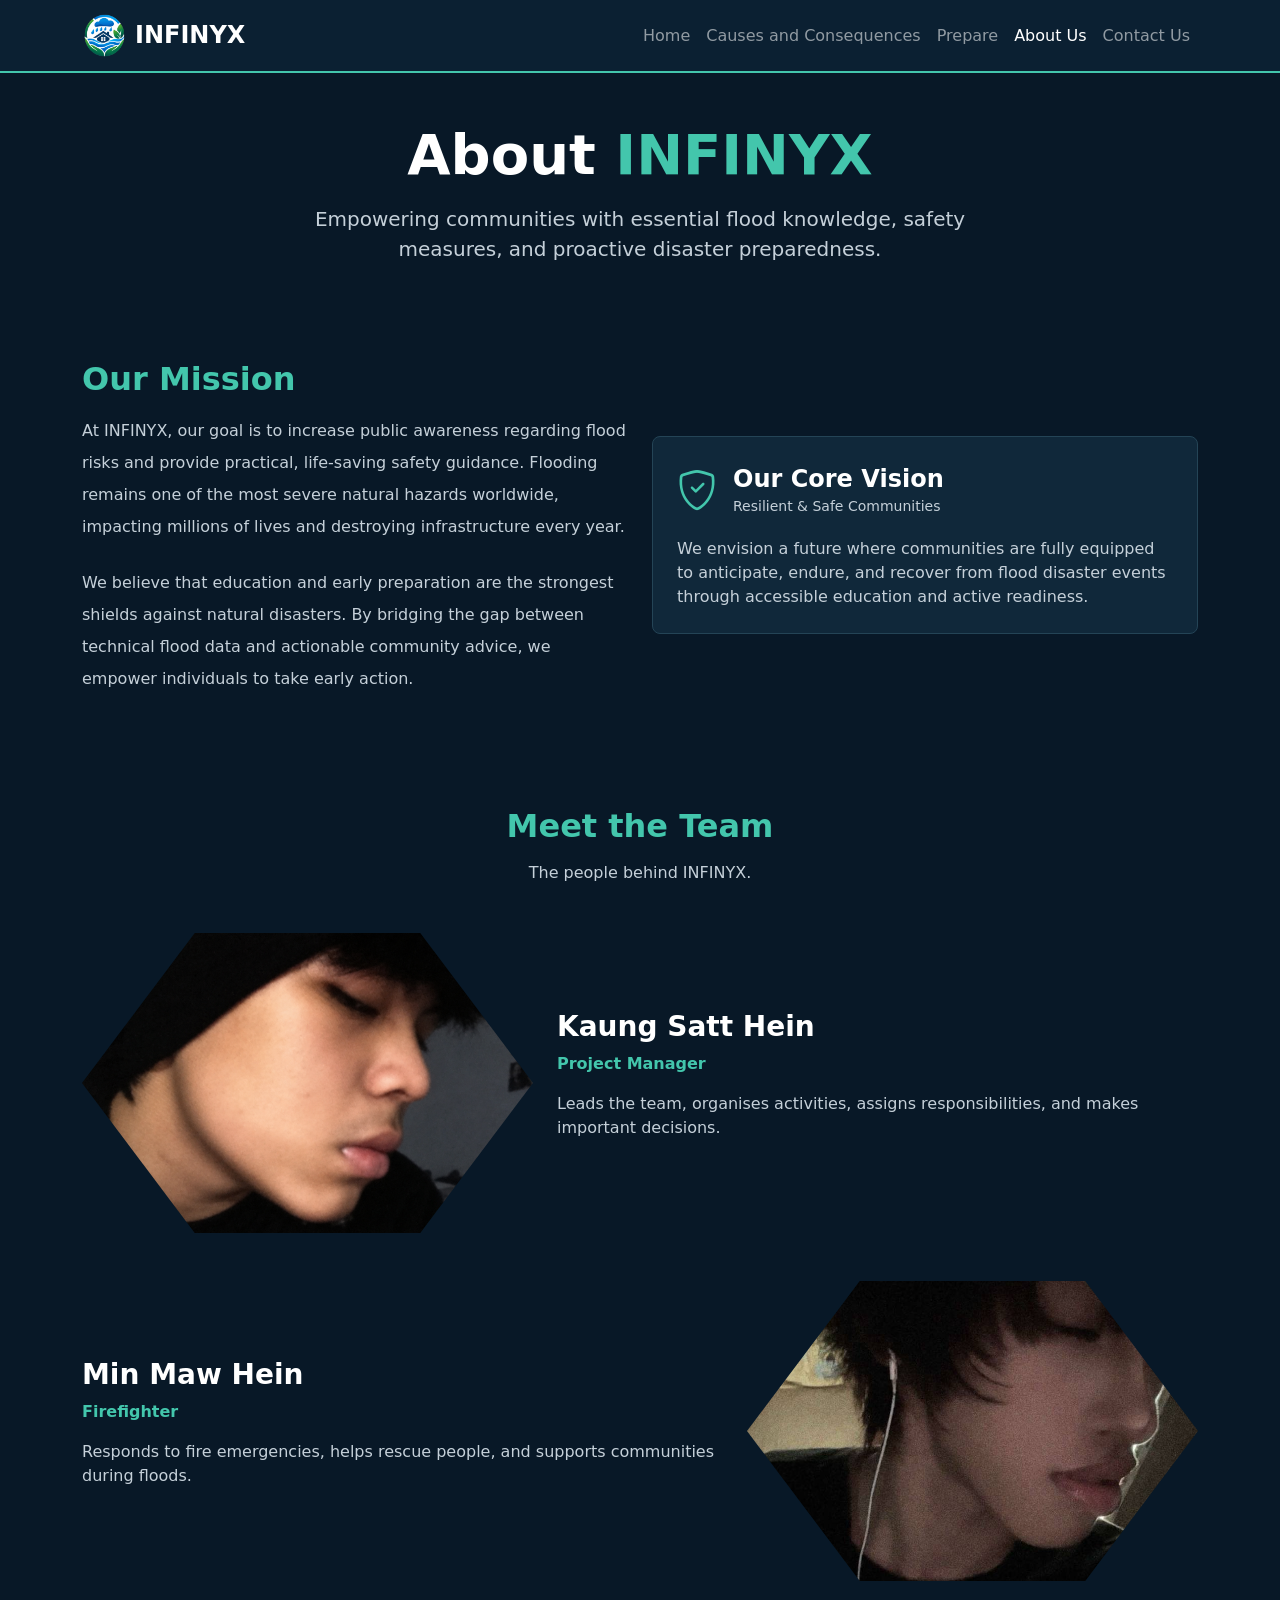
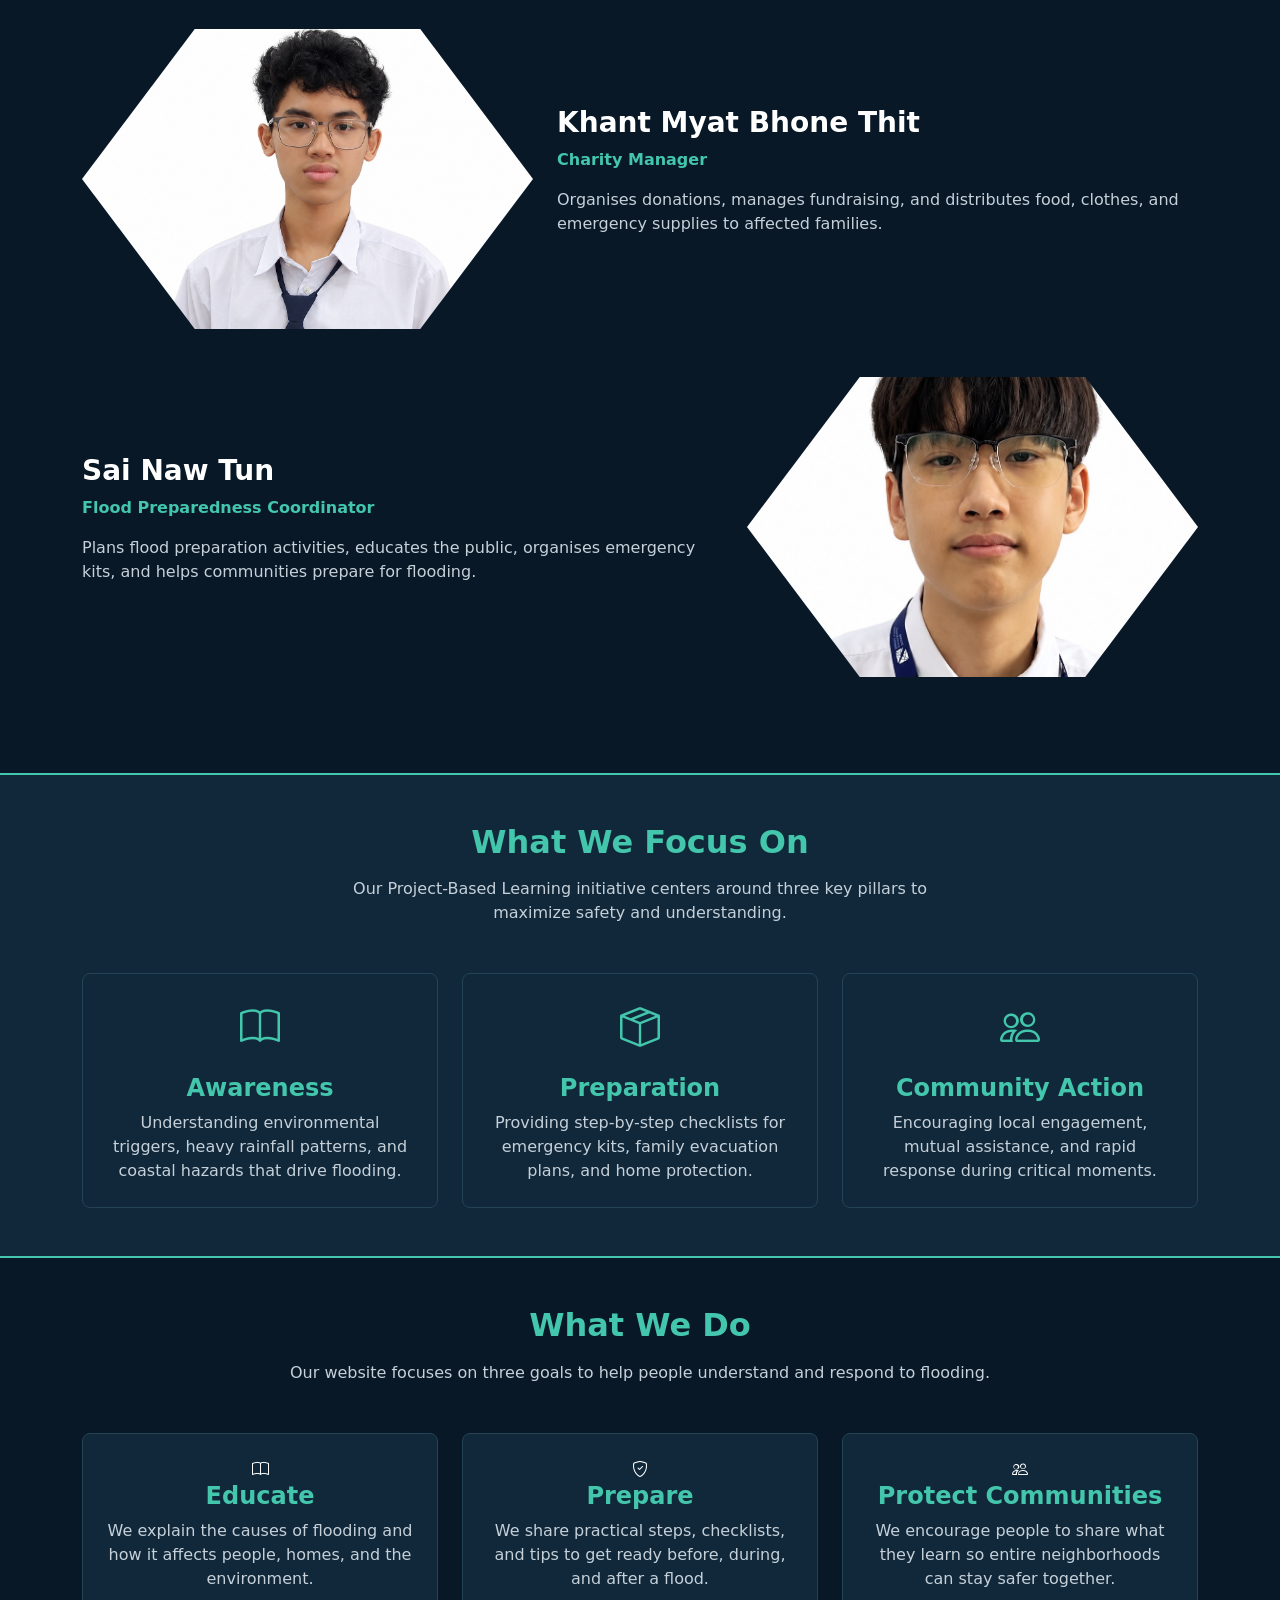
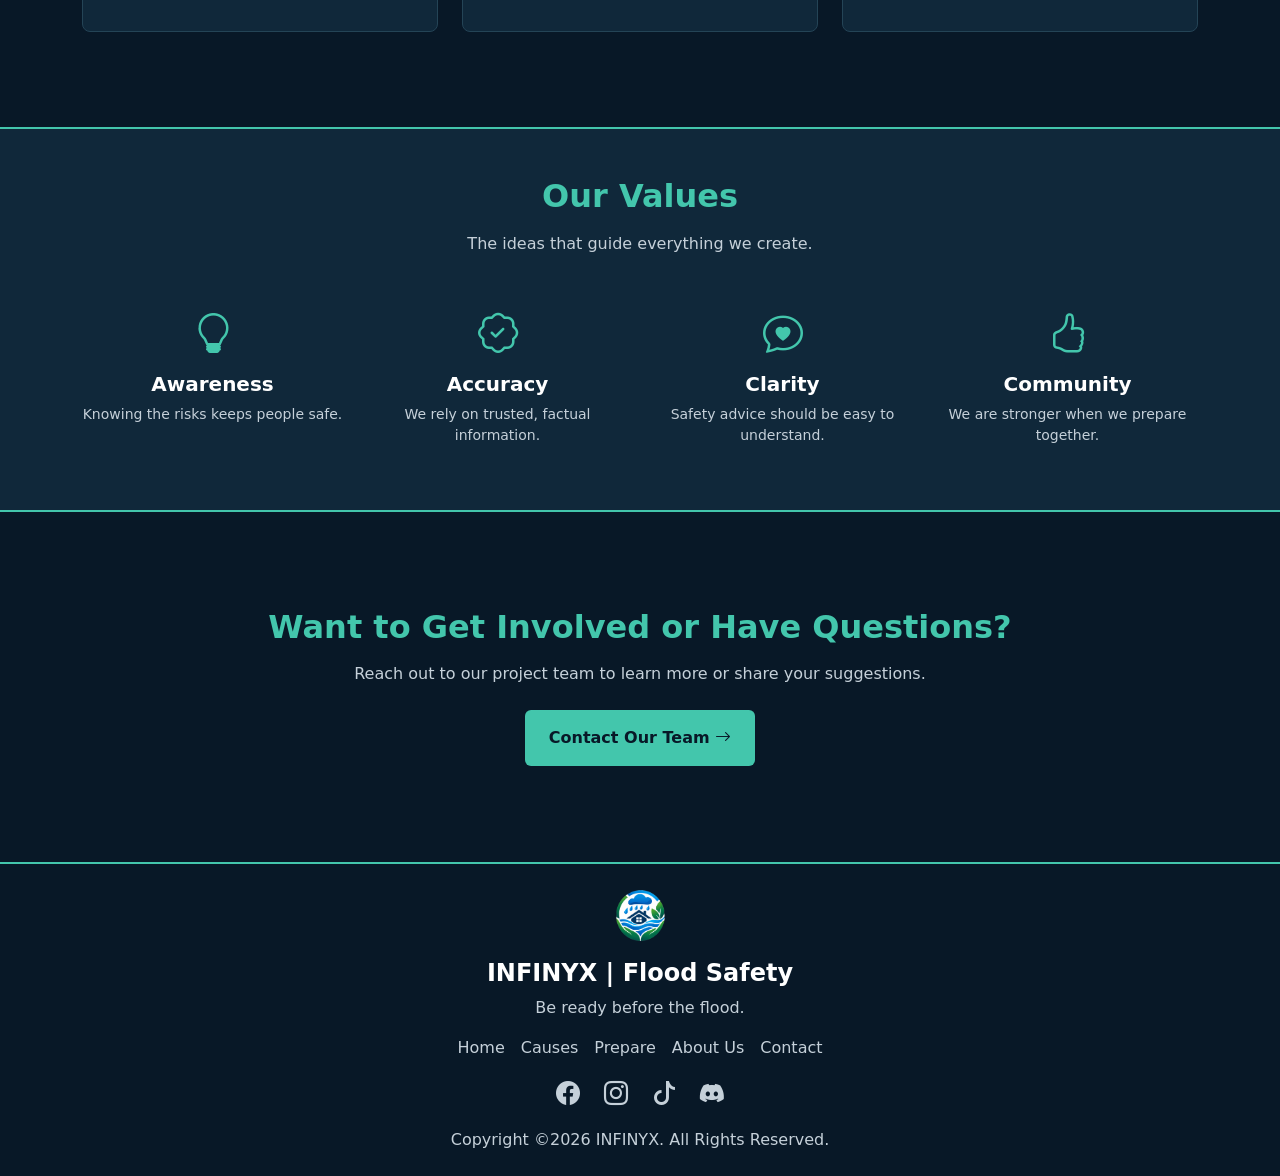
<file: pages/About_Us.html>
<!DOCTYPE html>
<html lang="en">
<head>
    <meta charset="UTF-8">
    <meta name="viewport" content="width=device-width, initial-scale=1.0">
    <title>INFINYX | About Us</title>

    <link href="https://cdn.jsdelivr.net/npm/bootstrap@5.3.8/dist/css/bootstrap.min.css" rel="stylesheet">
    <link rel="stylesheet" href="https://cdn.jsdelivr.net/npm/bootstrap-icons@1.11.3/font/bootstrap-icons.min.css">
    <link rel="stylesheet" href="https://unpkg.com/aos@2.3.1/dist/aos.css">
    <link rel="icon" type="image/png" href="../media/logo.png">
    <link rel="stylesheet" href="../style/style.css">
</head>

<body id="hiimbody">

<!-- Navbar -->
<nav class="navbar navbar-expand-lg navbar-dark sticky-top" id="navnav">
    <div class="container">
        <a class="navbar-brand fw-bold fs-4" href="../index.html">
            <img src="../media/logo.png" alt="INFINYX logo" width="45" height="45" class="me-2">INFINYX
        </a>

        <button class="navbar-toggler" type="button" data-bs-toggle="collapse" data-bs-target="#navbarContent">
            <span class="navbar-toggler-icon"></span>
        </button>

        <div class="collapse navbar-collapse" id="navbarContent">
            <ul class="navbar-nav ms-auto">
                <li class="nav-item"><a class="nav-link" href="../index.html">Home</a></li>
                <li class="nav-item"><a class="nav-link" href="Causes_and_Consequences.html">Causes and Consequences</a></li>
                <li class="nav-item"><a class="nav-link" href="Prepare.html">Prepare</a></li>
                <li class="nav-item"><a class="nav-link active" href="About_Us.html">About Us</a></li>
                <li class="nav-item"><a class="nav-link" href="Contact_Us.html">Contact Us</a></li>
            </ul>
        </div>
    </div>
</nav>

<!-- Page Header Banner -->
<div class="banner d-flex align-items-center text-center py-5">
    <div class="container">
        <h1 class="display-4 fw-bold mb-3" data-aos="fade-up">About <span>INFINYX</span></h1>
        <p class="fs-5 mx-auto banner-desc mb-0" data-aos="fade-up" data-aos-delay="150">
            Empowering communities with essential flood knowledge, safety measures, and proactive disaster preparedness.
        </p>
    </div>
</div>

<!-- Mission & Vision Section -->
<section class="container py-5">
    <div class="row align-items-center g-4">
        <div class="col-lg-6" data-aos="fade-right">
            <h2 class="section-title fw-bold mb-3">Our Mission</h2>
            <p class="section-text lh-lg mb-4">
                At INFINYX, our goal is to increase public awareness regarding flood risks and provide practical, life-saving safety guidance. Flooding remains one of the most severe natural hazards worldwide, impacting millions of lives and destroying infrastructure every year.
            </p>
            <p class="section-text lh-lg">
                We believe that education and early preparation are the strongest shields against natural disasters. By bridging the gap between technical flood data and actionable community advice, we empower individuals to take early action.
            </p>
        </div>

        <div class="col-lg-6" data-aos="fade-left">
            <div class="feature-card rounded-3 p-4">
                <div class="d-flex align-items-center mb-3">
                    <i class="bi bi-shield-check fs-1 link-green me-3"></i>
                    <div>
                        <h4 class="fw-bold mb-0">Our Core Vision</h4>
                        <small class="section-text">Resilient & Safe Communities</small>
                    </div>
                </div>
                <p class="section-text mb-0">
                    We envision a future where communities are fully equipped to anticipate, endure, and recover from flood disaster events through accessible education and active readiness.
                </p>
            </div>
        </div>
    </div>
</section>

<!-- Meet the Team -->
<section class="container py-5" id="our-team">
    <div class="text-center mb-5" data-aos="fade-up">
        <h2 class="section-title fw-bold mb-3">Meet the Team</h2>
        <p class="section-text">The people behind INFINYX.</p>
    </div>

    <!-- Member 1 -->
    <div class="row align-items-center g-4 mb-5" data-aos="fade-right">
        <div class="col-md-5">
            <img src="../media/Fred.png" class="img-fluid rounded-3 shadow" id="member" alt="Kaung Satt Hein">
        </div>
        <div class="col-md-7">
            <h3 class="fw-bold">Kaung Satt Hein</h3>
            <p class="section-title fw-bold">Project Manager</p>
            <p class="section-text">
                Leads the team, organises activities, assigns responsibilities, and makes important decisions.
            </p>
        </div>
    </div>

    <!-- Member 2 -->
    <div class="row align-items-center g-4 mb-5" data-aos="fade-left">
        <div class="col-md-5 order-md-2">
            <img src="../media/vilius.jpg" class="img-fluid rounded-3 shadow" id="member" alt="Min Maw Hein">
        </div>
        <div class="col-md-7 order-md-1">
            <h3 class="fw-bold">Min Maw Hein</h3>
            <p class="section-title fw-bold">Firefighter</p>
            <p class="section-text">
                Responds to fire emergencies, helps rescue people, and supports communities during floods.
            </p>
        </div>
    </div>

    <!-- Member 3 -->
    <div class="row align-items-center g-4 mb-5" data-aos="fade-right">
        <div class="col-md-5">
            <img src="../media/kris.png" class="img-fluid rounded-3 shadow" id="member" alt="Khant Myat Bhone Thit">
        </div>
        <div class="col-md-7">
            <h3 class="fw-bold">Khant Myat Bhone Thit</h3>
            <p class="section-title fw-bold">Charity Manager</p>
            <p class="section-text">
                Organises donations, manages fundraising, and distributes food, clothes, and emergency supplies to affected families.
            </p>
        </div>
    </div>

    <!-- Member 4 -->
    <div class="row align-items-center g-4 mb-5" data-aos="fade-left">
        <div class="col-md-5 order-md-2">
            <img src="../media/liam.jpg" class="img-fluid rounded-3 shadow" id="member" alt="Sai Naw Tun">
        </div>
        <div class="col-md-7 order-md-1">
            <h3 class="fw-bold">Sai Naw Tun</h3>
            <p class="section-title fw-bold">Flood Preparedness Coordinator</p>
            <p class="section-text">
                Plans flood preparation activities, educates the public, organises emergency kits, and helps communities prepare for flooding.
            </p>
        </div>
    </div>
</section>

<!-- Core Pillars Section -->
<section class="ready-section py-5">
    <div class="container">
        <div class="text-center mb-5" data-aos="fade-up">
            <h2 class="section-title fw-bold mb-3">What We Focus On</h2>
            <p class="section-text mx-auto" style="max-width: 650px;">
                Our Project-Based Learning initiative centers around three key pillars to maximize safety and understanding.
            </p>
        </div>

        <div class="row g-4">
            <!-- Awareness -->
            <div class="col-md-4" data-aos="zoom-in" data-aos-delay="100">
                <a href="Causes_and_Consequences.html" class="text-decoration-none">
                    <div class="feature-card rounded-3 p-4 text-center h-100">
                        <i class="bi bi-book fs-1 link-green mb-3 d-inline-block"></i>
                        <h4 class="fw-bold section-title mb-2">Awareness</h4>
                        <p class="section-text mb-0">
                            Understanding environmental triggers, heavy rainfall patterns, and coastal hazards that drive flooding.
                        </p>
                    </div>
                </a>
            </div>

            <!-- Preparation -->
            <div class="col-md-4" data-aos="zoom-in" data-aos-delay="200">
                <a href="Prepare.html" class="text-decoration-none">
                    <div class="feature-card rounded-3 p-4 text-center h-100">
                        <i class="bi bi-box-seam fs-1 link-green mb-3 d-inline-block"></i>
                        <h4 class="fw-bold section-title mb-2">Preparation</h4>
                        <p class="section-text mb-0">
                            Providing step-by-step checklists for emergency kits, family evacuation plans, and home protection.
                        </p>
                    </div>
                </a>
            </div>

            <!-- Community Action -->
            <div class="col-md-4" data-aos="zoom-in" data-aos-delay="300">
                <a href="About_Us.html" class="text-decoration-none">
                    <div class="feature-card rounded-3 p-4 text-center h-100">
                        <i class="bi bi-people fs-1 link-green mb-3 d-inline-block"></i>
                        <h4 class="fw-bold section-title mb-2">Community Action</h4>
                        <p class="section-text mb-0">
                            Encouraging local engagement, mutual assistance, and rapid response during critical moments.
                        </p>
                    </div>
                </a>
            </div>
        </div>
    </div>
</section>

<!-- What We Do -->
<section class="container py-5">
    <div class="text-center mb-5" data-aos="fade-up">
        <h2 class="section-title fw-bold mb-3">What We Do</h2>
        <p class="section-text">Our website focuses on three goals to help people understand and respond to flooding.</p>
    </div>

    <div class="row g-4">
        <div class="col-md-4" data-aos="flip-up">
            <div class="feature-card rounded-3 p-4 h-100 text-center">
                <div class="icon-circle"><i class="bi bi-book"></i></div>
                <h4 class="section-title fw-bold">Educate</h4>
                <p class="section-text">We explain the causes of flooding and how it affects people, homes, and the environment.</p>
            </div>
        </div>

        <div class="col-md-4" data-aos="flip-up" data-aos-delay="150">
            <div class="feature-card rounded-3 p-4 h-100 text-center">
                <div class="icon-circle"><i class="bi bi-shield-check"></i></div>
                <h4 class="section-title fw-bold">Prepare</h4>
                <p class="section-text">We share practical steps, checklists, and tips to get ready before, during, and after a flood.</p>
            </div>
        </div>

        <div class="col-md-4" data-aos="flip-up" data-aos-delay="300">
            <div class="feature-card rounded-3 p-4 h-100 text-center">
                <div class="icon-circle"><i class="bi bi-people"></i></div>
                <h4 class="section-title fw-bold">Protect Communities</h4>
                <p class="section-text">We encourage people to share what they learn so entire neighborhoods can stay safer together.</p>
            </div>
        </div>
    </div>
</section>

<!-- Our Values -->
<section class="ready-section py-5 my-5">
    <div class="container">
        <div class="text-center mb-5" data-aos="fade-up">
            <h2 class="section-title fw-bold mb-3">Our Values</h2>
            <p class="section-text">The ideas that guide everything we create.</p>
        </div>

        <div class="row g-4 text-center">
            <div class="col-6 col-md-3" data-aos="zoom-in">
                <i class="bi bi-lightbulb section-title fs-1"></i>
                <h5 class="fw-bold mt-2">Awareness</h5>
                <p class="section-text small">Knowing the risks keeps people safe.</p>
            </div>

            <div class="col-6 col-md-3" data-aos="zoom-in" data-aos-delay="100">
                <i class="bi bi-patch-check section-title fs-1"></i>
                <h5 class="fw-bold mt-2">Accuracy</h5>
                <p class="section-text small">We rely on trusted, factual information.</p>
            </div>

            <div class="col-6 col-md-3" data-aos="zoom-in" data-aos-delay="200">
                <i class="bi bi-chat-heart section-title fs-1"></i>
                <h5 class="fw-bold mt-2">Clarity</h5>
                <p class="section-text small">Safety advice should be easy to understand.</p>
            </div>

            <div class="col-6 col-md-3" data-aos="zoom-in" data-aos-delay="300">
                <i class="bi bi-hand-thumbs-up section-title fs-1"></i>
                <h5 class="fw-bold mt-2">Community</h5>
                <p class="section-text small">We are stronger when we prepare together.</p>
            </div>
        </div>
    </div>
</section>

<!-- CTA Section -->
<section class="container py-5 text-center" data-aos="fade-up">
    <h2 class="section-title fw-bold mb-3">Want to Get Involved or Have Questions?</h2>
    <p class="section-text mb-4">Reach out to our project team to learn more or share your suggestions.</p>
    <a href="Contact_Us.html" class="main-btn btn fw-bold px-4 py-3 border-0">
        Contact Our Team <i class="bi bi-arrow-right"></i>
    </a>
</section>

<!-- Footer -->
<footer class="py-4 mt-5">
    <div class="container text-center">
        <img src="../media/logo.png" alt="INFINYX logo" width="55" height="55" class="mb-3">
        <h4 class="fw-bold">INFINYX | Flood Safety</h4>
        <p class="section-text">Be ready before the flood.</p>

        <div class="d-flex flex-wrap justify-content-center gap-3 my-3">
            <a href="../index.html">Home</a>
            <a href="Causes_and_Consequences.html">Causes</a>
            <a href="Prepare.html">Prepare</a>
            <a href="About_Us.html">About Us</a>
            <a href="Contact_Us.html">Contact</a>
        </div>

        <div class="d-flex justify-content-center gap-4 my-3">
            <a href="#"><i class="bi bi-facebook fs-4"></i></a>
            <a href="#"><i class="bi bi-instagram fs-4"></i></a>
            <a href="#"><i class="bi bi-tiktok fs-4"></i></a>
            <a href="#"><i class="bi bi-discord fs-4"></i></a>
        </div>
        <p class="section-text mb-0">Copyright ©2026 INFINYX. All Rights Reserved.</p>
    </div>
</footer>
<!-- Scripts -->
<script src="https://cdn.jsdelivr.net/npm/bootstrap@5.3.8/dist/js/bootstrap.bundle.min.js"></script>
<script src="https://unpkg.com/aos@2.3.1/dist/aos.js"></script>

<script>
    AOS.init({
        duration: 800,
        once: true
    });
</script>

</body>
</html>
</file>
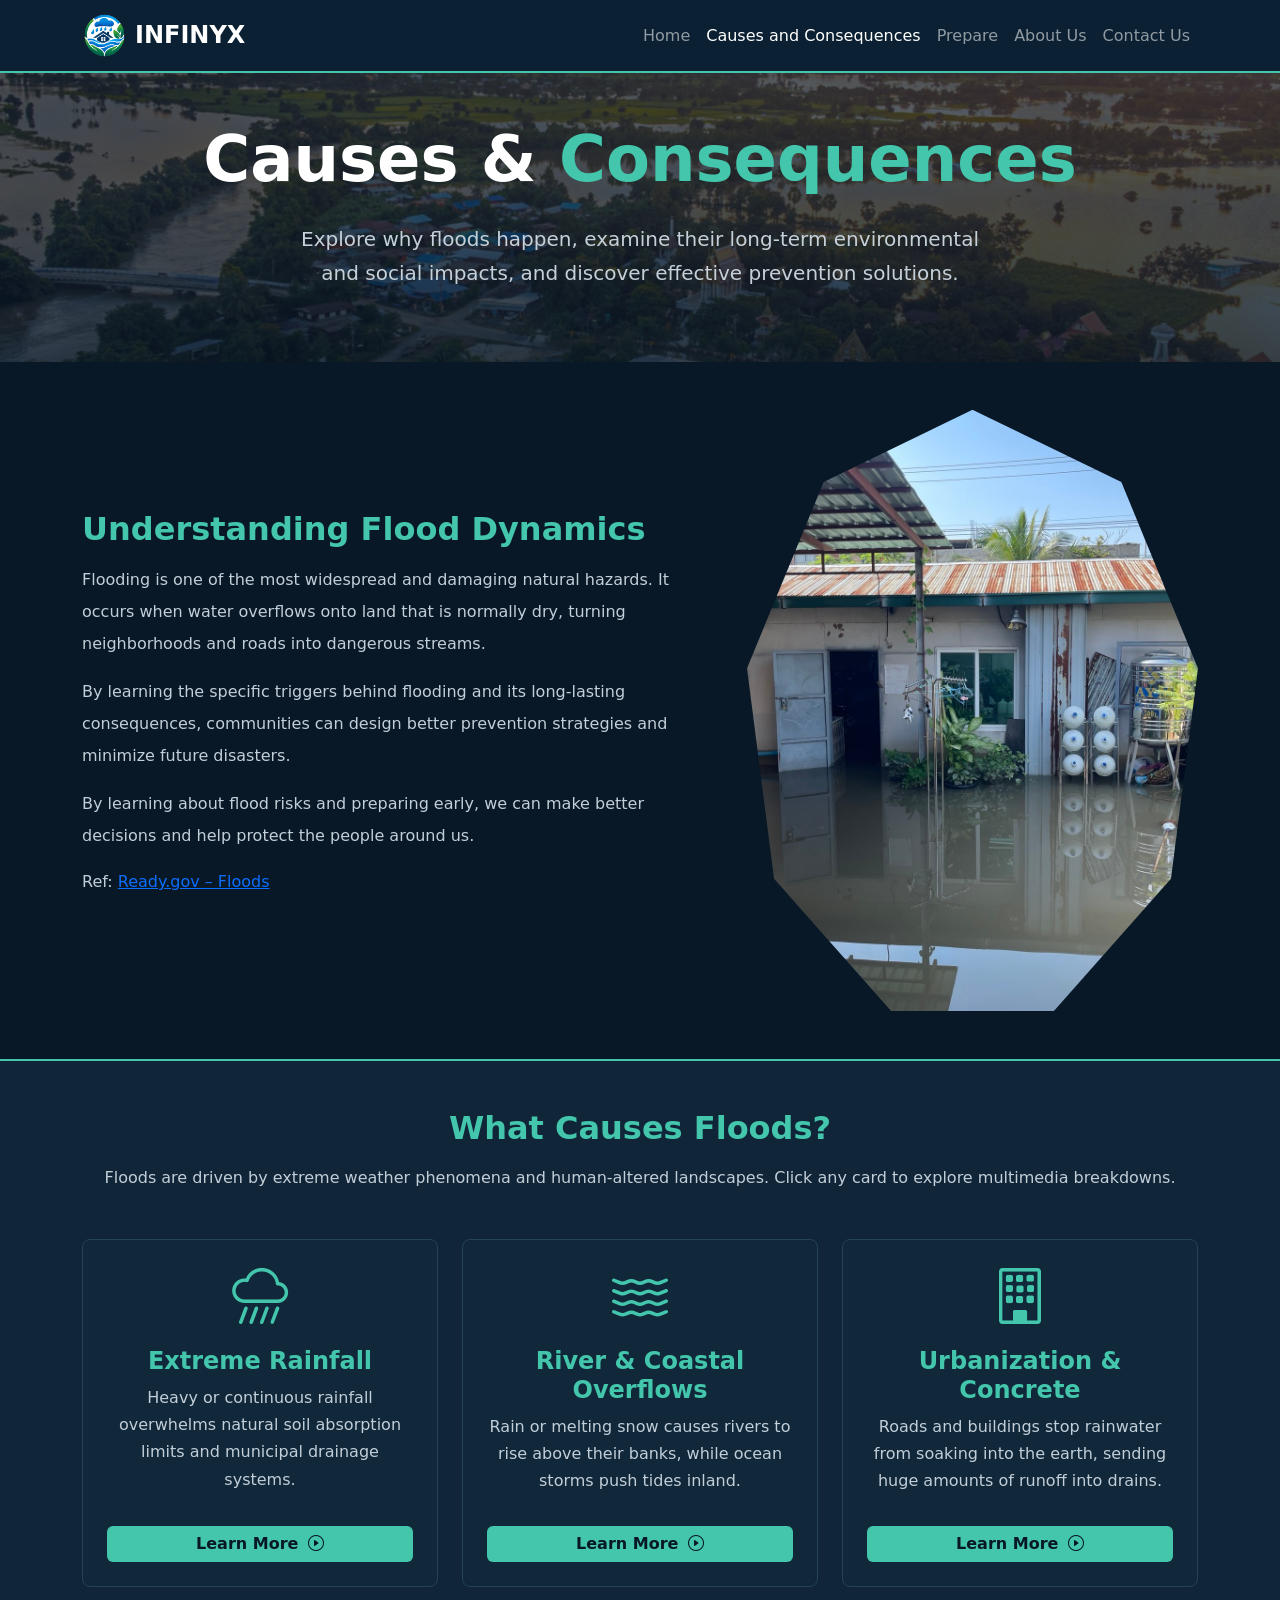
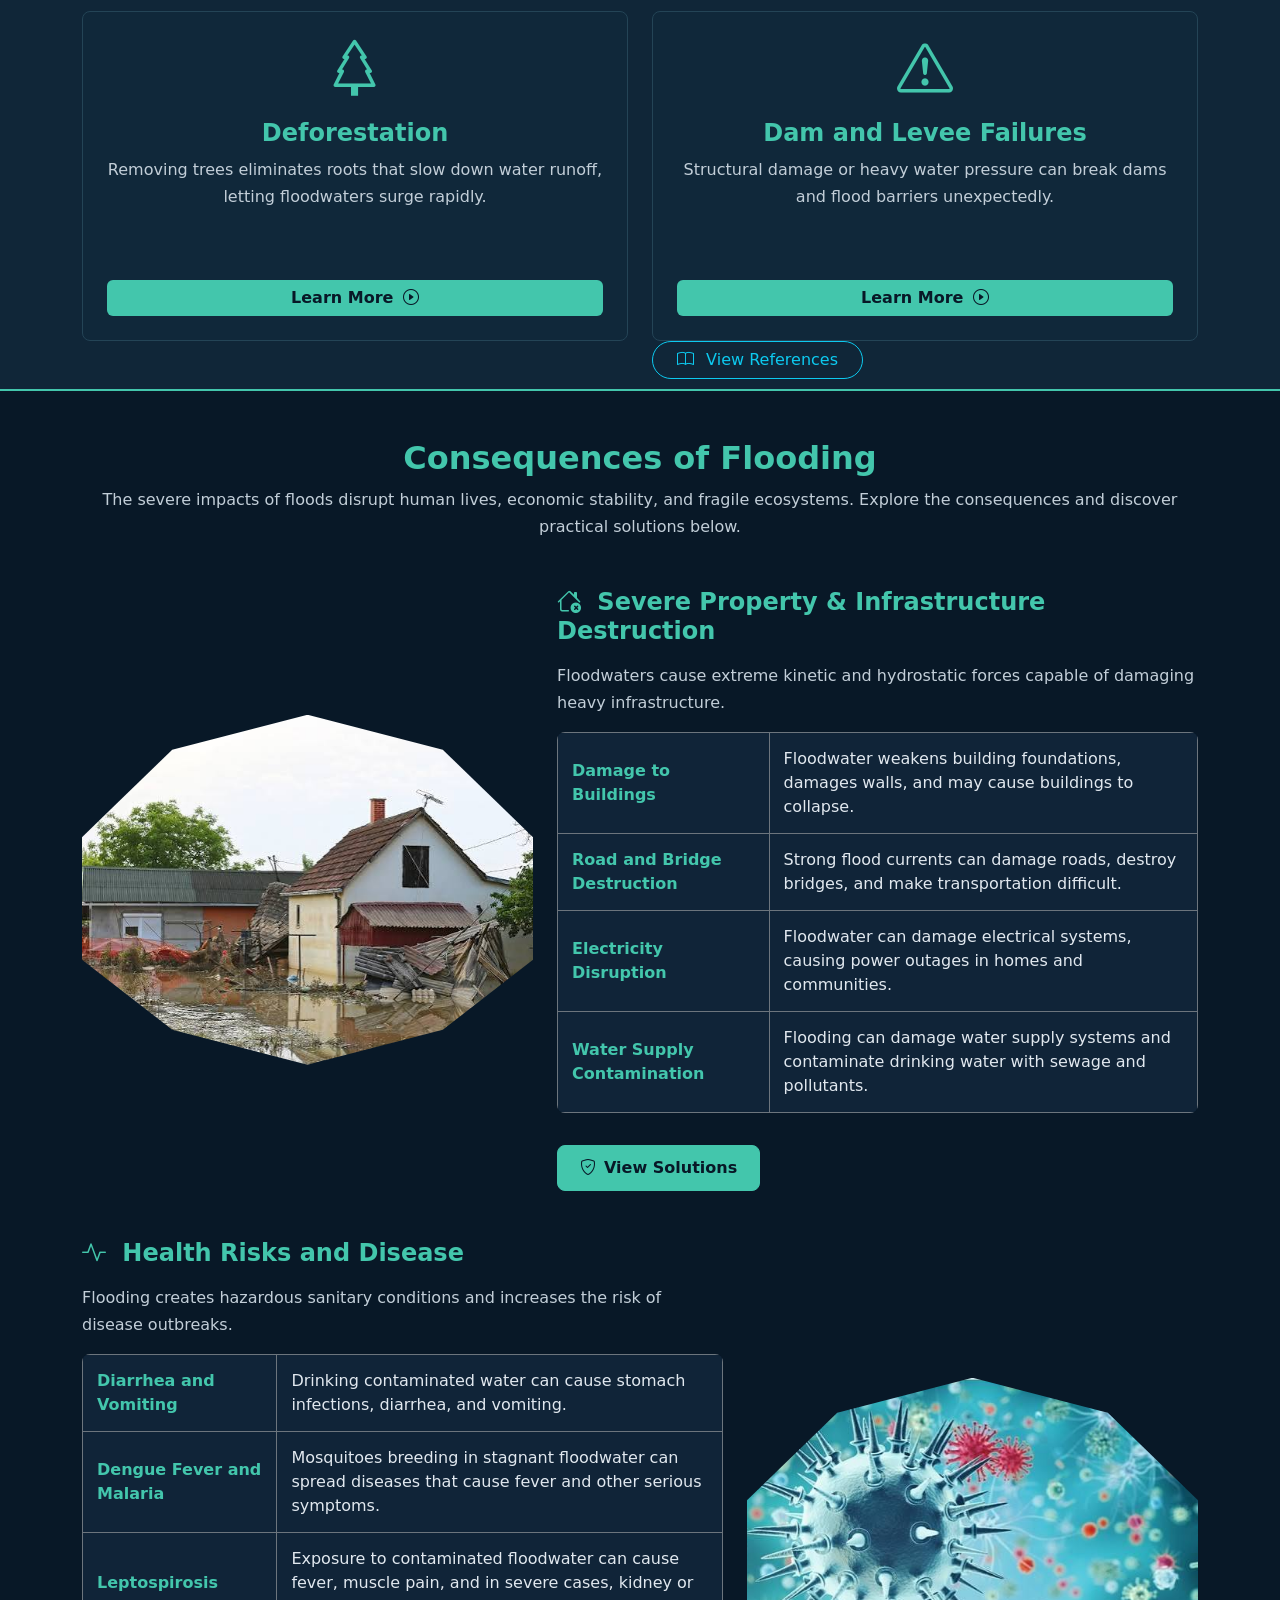
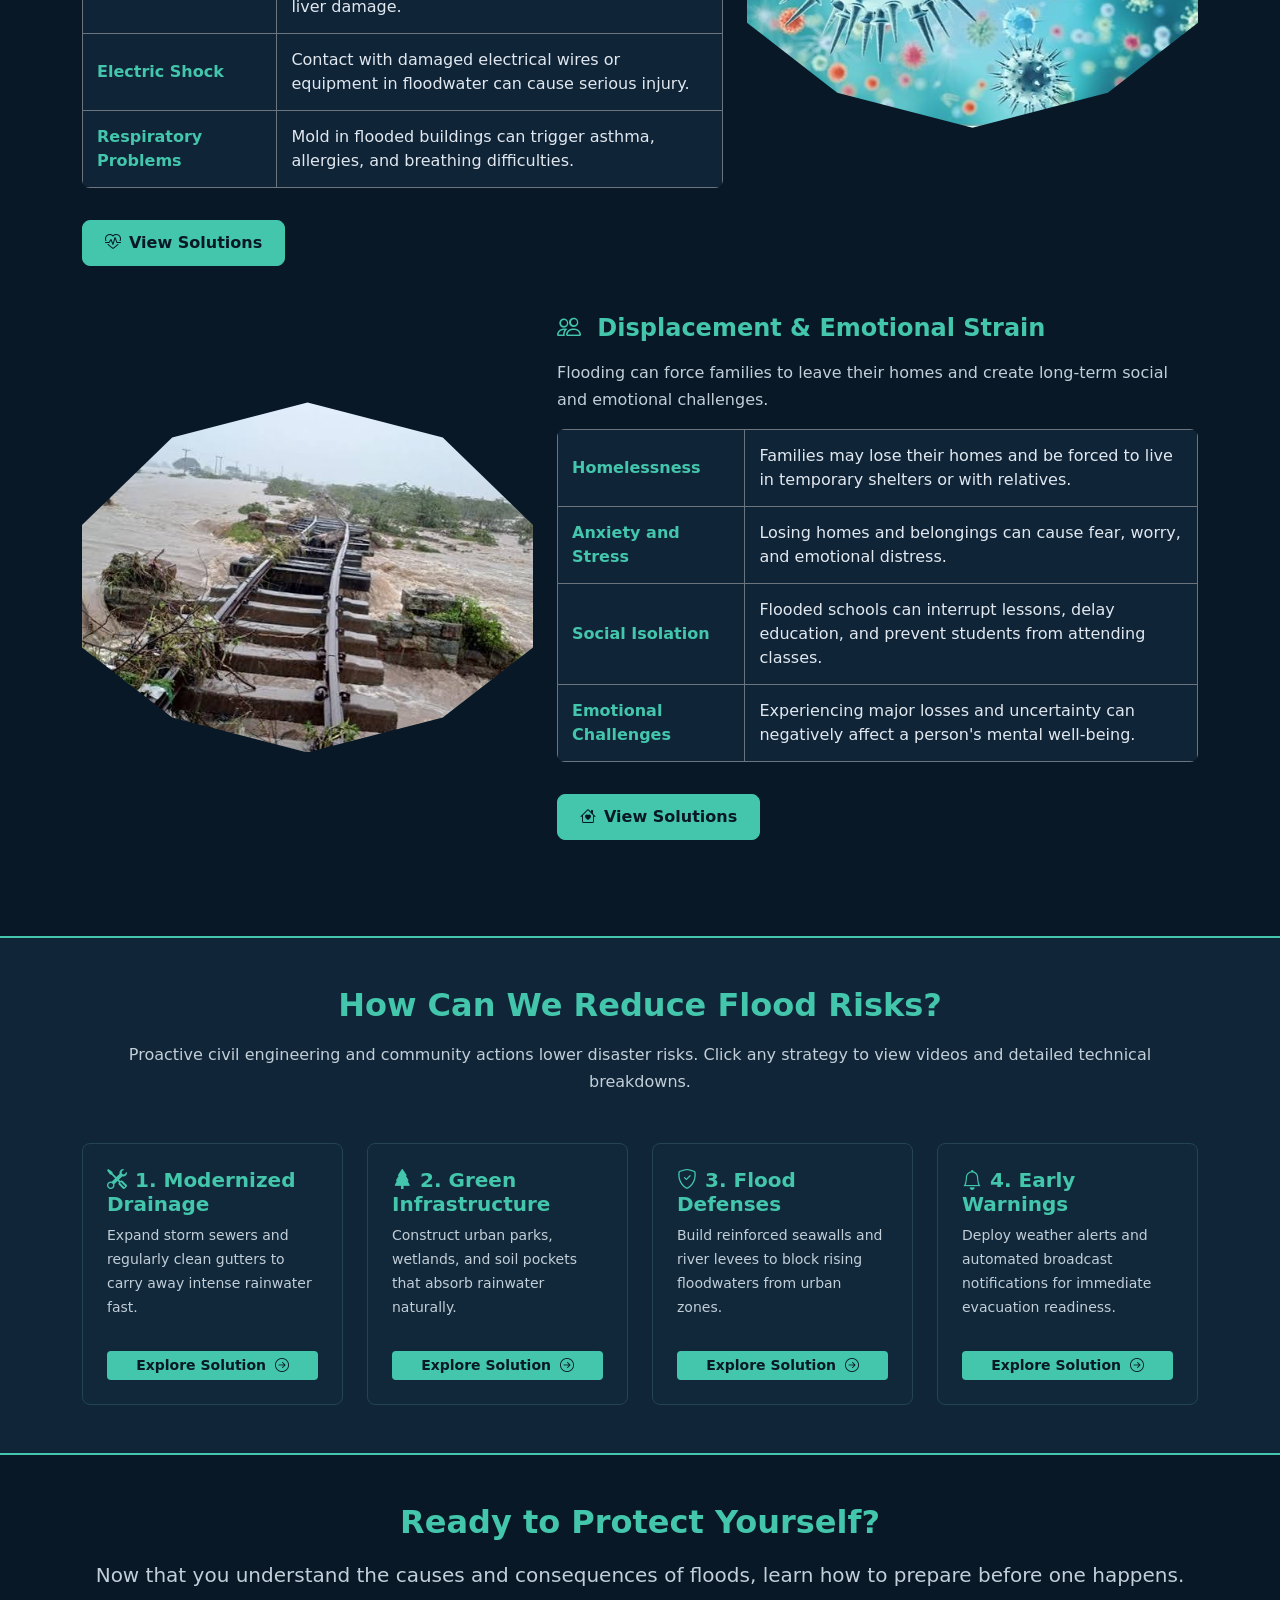
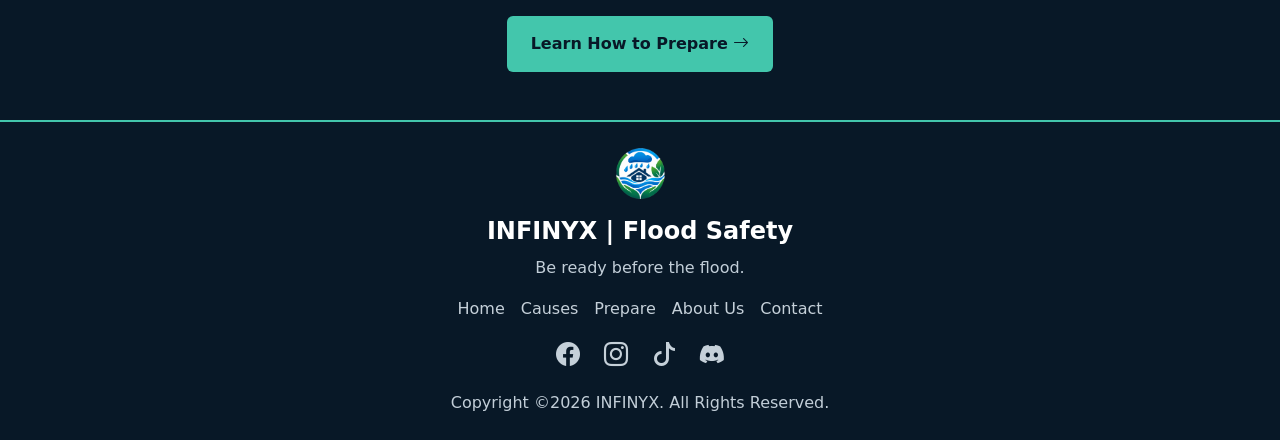
<file: pages/Causes_and_Consequences.html>
<!DOCTYPE html>
<html lang="en">
<head>
    <meta charset="UTF-8">
    <meta name="viewport" content="width=device-width, initial-scale=1.0">
    <title>INFINYX | Causes & Consequences of Floods</title>

    <!-- Bootstrap CSS -->
    <link href="https://cdn.jsdelivr.net/npm/bootstrap@5.3.8/dist/css/bootstrap.min.css" rel="stylesheet">
    <link rel="stylesheet" href="https://cdn.jsdelivr.net/npm/bootstrap-icons@1.11.3/font/bootstrap-icons.min.css">
    <link rel="stylesheet" href="https://unpkg.com/aos@2.3.1/dist/aos.css">

    <link rel="icon" href="../media/logo.png">
    <link rel="stylesheet" href="../style/style1.css">
</head>

<body id="hiimbody">

<!-- Navbar -->
<nav class="navbar navbar-expand-lg navbar-dark sticky-top" id="navnav">
    <div class="container">
        <a class="navbar-brand fw-bold fs-4" href="../index.html">
            <img src="../media/logo.png" alt="INFINYX logo" width="45" height="45" class="me-2">INFINYX
        </a>

        <button class="navbar-toggler" type="button" data-bs-toggle="collapse" data-bs-target="#navbarContent">
            <span class="navbar-toggler-icon"></span>
        </button>

        <div class="collapse navbar-collapse" id="navbarContent">
            <ul class="navbar-nav ms-auto">
                <li class="nav-item"><a class="nav-link" href="../index.html">Home</a></li>
                <li class="nav-item"><a class="nav-link active" href="Causes_and_Consequences.html">Causes and Consequences</a></li>
                <li class="nav-item"><a class="nav-link" href="Prepare.html">Prepare</a></li>
                <li class="nav-item"><a class="nav-link" href="About_Us.html">About Us</a></li>
                <li class="nav-item"><a class="nav-link" href="Contact_Us.html">Contact Us</a></li>
            </ul>
        </div>
    </div>
</nav>

<!-- Banner -->
<div class="banner d-flex align-items-center text-center py-5">
    <div class="container">
        <h1 class="display-3 fw-bold mb-4" data-aos="fade-up">Causes & <span>Consequences</span></h1>
        <p class="fs-5 mx-auto mb-4 banner-desc section-text" data-aos="fade-up" data-aos-delay="150">
            Explore why floods happen, examine their long-term environmental and social impacts, and discover effective prevention solutions.
        </p>
    </div>
</div>

<!-- Intro Section -->
<section class="container py-5">
    <div class="row align-items-center g-4">
        <div class="col-md-7" data-aos="fade-right">
            <h2 class="section-title fw-bold mb-3">Understanding Flood Dynamics</h2>
            <p class="section-text lh-lg">Flooding is one of the most widespread and damaging natural hazards. It occurs when water overflows onto land that is normally dry, turning neighborhoods and roads into dangerous streams.</p>
            <p class="section-text lh-lg">By learning the specific triggers behind flooding and its long-lasting consequences, communities can design better prevention strategies and minimize future disasters.</p>
            <p class="section-text lh-lg">
                By learning about flood risks and preparing early, we can make better decisions and help protect the people around us.
            </p>

            <p class="section-text">
                Ref: <a href="https://www.ready.gov/floods" target="_blank">Ready.gov – Floods</a>
            </p>
        </div>

        <div class="col-md-5" data-aos="fade-left">
            <img src="../media/Image.jpg" class="img-fluid rounded-3 shadow-lg w-100" alt="Flooding in community" id="imgoat">
        </div>
    </div>
</section>

<!-- Causes Section -->
<section class="ready-section py-5">
    <div class="container">
        <div class="text-center mb-5" data-aos="fade-up">
            <h2 class="section-title fw-bold mb-3">What Causes Floods?</h2>
            <p class="section-text">Floods are driven by extreme weather phenomena and human-altered landscapes. Click any card to explore multimedia breakdowns.</p>
        </div>

        <div class="row g-4">

            <div class="col-md-4" data-aos="flip-up">
                <div class="feature-card rounded-3 p-4 text-center h-100 d-flex flex-column justify-content-between">
                    <div>
                        <i class="bi bi-cloud-rain-heavy display-4 link-green mb-3 d-block"></i>
                        <h4 class="section-title fw-bold mb-2">Extreme Rainfall</h4>
                        <p class="section-text fs-6">Heavy or continuous rainfall overwhelms natural soil absorption limits and municipal drainage systems.</p>
                    </div>
                    <button class="main-btn btn fw-bold border-0 mt-3" data-bs-toggle="modal" data-bs-target="#rainfallModal">
                        Learn More <i class="bi bi-play-circle ms-1"></i>
                    </button>
                </div>
            </div>

            <div class="col-md-4" data-aos="flip-up" data-aos-delay="100">
                <div class="feature-card rounded-3 p-4 text-center h-100 d-flex flex-column justify-content-between">
                    <div>
                        <i class="bi bi-water display-4 link-green mb-3 d-block"></i>
                        <h4 class="section-title fw-bold mb-2">River & Coastal Overflows</h4>
                        <p class="section-text fs-6">Rain or melting snow causes rivers to rise above their banks, while ocean storms push tides inland.</p>
                    </div>
                    <button class="main-btn btn fw-bold border-0 mt-3" data-bs-toggle="modal" data-bs-target="#riverModal">
                        Learn More <i class="bi bi-play-circle ms-1"></i>
                    </button>
                </div>
            </div>

            <div class="col-md-4" data-aos="flip-up" data-aos-delay="200">
                <div class="feature-card rounded-3 p-4 text-center h-100 d-flex flex-column justify-content-between">
                    <div>
                        <i class="bi bi-building display-4 link-green mb-3 d-block"></i>
                        <h4 class="section-title fw-bold mb-2">Urbanization & Concrete</h4>
                        <p class="section-text fs-6">Roads and buildings stop rainwater from soaking into the earth, sending huge amounts of runoff into drains.</p>
                    </div>
                    <button class="main-btn btn fw-bold border-0 mt-3" data-bs-toggle="modal" data-bs-target="#urbanModal">
                        Learn More <i class="bi bi-play-circle ms-1"></i>
                    </button>
                </div>
            </div>

            <div class="col-md-6" data-aos="flip-up" data-aos-delay="300">
                <div class="feature-card rounded-3 p-4 text-center h-100 d-flex flex-column justify-content-between">
                    <div>
                        <i class="bi bi-tree display-4 link-green mb-3 d-block"></i>
                        <h4 class="section-title fw-bold mb-2">Deforestation</h4>
                        <p class="section-text fs-6">Removing trees eliminates roots that slow down water runoff, letting floodwaters surge rapidly.</p>
                    </div>
                    <button class="main-btn btn fw-bold border-0 mt-3" data-bs-toggle="modal" data-bs-target="#forestModal">
                        Learn More <i class="bi bi-play-circle ms-1"></i>
                    </button>
                </div>
            </div>

            <div class="col-md-6" data-aos="flip-up" data-aos-delay="400">
                <div class="feature-card rounded-3 p-4 text-center h-100 d-flex flex-column justify-content-between">
                    <div>
                        <i class="bi bi-exclamation-triangle display-4 link-green mb-3 d-block"></i>
                        <h4 class="section-title fw-bold mb-2">Dam and Levee Failures</h4>
                        <p class="section-text fs-6">Structural damage or heavy water pressure can break dams and flood barriers unexpectedly.</p>
                    </div>
                    <button class="main-btn btn fw-bold border-0 mt-3" data-bs-toggle="modal" data-bs-target="#damModal">
                        Learn More <i class="bi bi-play-circle ms-1"></i>
                    </button>
                </div>

                <button type="button" class="btn btn-outline-info rounded-pill px-4" data-bs-toggle="modal" data-bs-target="#referencesModal"><i class="bi bi-book me-2"></i> View References</button>
            </div>
            
    </div>
</section>

<!-- Consequences of Flooding -->
<section class="container py-5" id="consequences">

    <div class="text-center mb-5" data-aos="fade-up">
        <h2 class="section-title fw-bold">Consequences of Flooding</h2>
        <p class="section-text">
            The severe impacts of floods disrupt human lives, economic stability,
            and fragile ecosystems. Explore the consequences and discover
            practical solutions below.
        </p>
    </div>

    <!-- Property & Infrastructure Destruction -->
    <div class="row align-items-center mb-5 g-4" data-aos="fade-right">
        <div class="col-md-5">
            <img src="../media/damagedbuilding.jpg" class="img-fluid rounded-3 shadow consequence-img" alt="Flood damage to buildings" id="building">
        </div>

        <div class="col-md-7">
            <h4 class="section-title fw-bold mb-3">
                <i class="bi bi-house-x me-2"></i>
                Severe Property & Infrastructure Destruction
            </h4>

            <p class="section-text">
                Floodwaters cause extreme kinetic and hydrostatic forces capable of damaging heavy infrastructure.
            </p>

            <table class="table table-dark table-bordered border-secondary consequence-table">
                <tbody>
                    <tr>
                        <th>Damage to Buildings</th>
                        <td>Floodwater weakens building foundations, damages walls, and may cause buildings to collapse.</td>
                    </tr>
                    <tr>
                        <th>Road and Bridge Destruction</th>
                        <td>Strong flood currents can damage roads, destroy bridges, and make transportation difficult.</td>
                    </tr>
                    <tr>
                        <th>Electricity Disruption</th>
                        <td>Floodwater can damage electrical systems, causing power outages in homes and communities.</td>
                    </tr>
                    <tr>
                        <th>Water Supply Contamination</th>
                        <td>Flooding can damage water supply systems and contaminate drinking water with sewage and pollutants.</td>
                    </tr>
                </tbody>
            </table>

            <button class="btn solution-btn mt-3" data-bs-toggle="modal" data-bs-target="#buildingModal">
                <i class="bi bi-shield-check me-2"></i>View Solutions
            </button>
        </div>
    </div>

    <!-- Health Risks -->
    <div class="row align-items-center mb-5 flex-md-row-reverse g-4" data-aos="fade-left">
        <div class="col-md-5">
            <img src="../media/disease.jpg" class="img-fluid rounded-3 shadow consequence-img" alt="Health risks caused by contaminated floodwater" id="disease">
        </div>

        <div class="col-md-7">
            <h4 class="section-title fw-bold mb-3">
                <i class="bi bi-activity me-2"></i>
                Health Risks and Disease
            </h4>

            <p class="section-text">
                Flooding creates hazardous sanitary conditions and increases the risk of disease outbreaks.
            </p>

            <table class="table table-dark table-bordered border-secondary consequence-table">
                <tbody>
                    <tr>
                        <th>Diarrhea and Vomiting</th>
                        <td>Drinking contaminated water can cause stomach infections, diarrhea, and vomiting.</td>
                    </tr>
                    <tr>
                        <th>Dengue Fever and Malaria</th>
                        <td>Mosquitoes breeding in stagnant floodwater can spread diseases that cause fever and other serious symptoms.</td>
                    </tr>
                    <tr>
                        <th>Leptospirosis</th>
                        <td>Exposure to contaminated floodwater can cause fever, muscle pain, and in severe cases, kidney or liver damage.</td>
                    </tr>
                    <tr>
                        <th>Electric Shock</th>
                        <td>Contact with damaged electrical wires or equipment in floodwater can cause serious injury.</td>
                    </tr>
                    <tr>
                        <th>Respiratory Problems</th>
                        <td>Mold in flooded buildings can trigger asthma, allergies, and breathing difficulties.</td>
                    </tr>
                </tbody>
            </table>

            <button class="btn solution-btn mt-3" data-bs-toggle="modal" data-bs-target="#healthModal">
                <i class="bi bi-heart-pulse me-2"></i>View Solutions
            </button>
        </div>
    </div>

    <!-- Displacement & Emotional Strain -->
    <div class="row align-items-center mb-5 g-4" data-aos="fade-right">
        <div class="col-md-5">
            <img src="../media/railflood.jpg" class="img-fluid rounded-3 shadow consequence-img" alt="Community affected by flooding" id="rail">
        </div>

        <div class="col-md-7">
            <h4 class="section-title fw-bold mb-3">
                <i class="bi bi-people me-2"></i>
                Displacement & Emotional Strain
            </h4>

            <p class="section-text">
                Flooding can force families to leave their homes and create long-term social and emotional challenges.
            </p>

            <table class="table table-dark table-bordered border-secondary consequence-table">
                <tbody>
                    <tr>
                        <th>Homelessness</th>
                        <td>Families may lose their homes and be forced to live in temporary shelters or with relatives.</td>
                    </tr>
                    <tr>
                        <th>Anxiety and Stress</th>
                        <td>Losing homes and belongings can cause fear, worry, and emotional distress.</td>
                    </tr>
                    <tr>
                        <th>Social Isolation</th>
                        <td>Flooded schools can interrupt lessons, delay education, and prevent students from attending classes.</td>
                    </tr>
                    <tr>
                        <th>Emotional Challenges</th>
                        <td>Experiencing major losses and uncertainty can negatively affect a person's mental well-being.</td>
                    </tr>
                </tbody>
            </table>

            <button class="btn solution-btn mt-3" data-bs-toggle="modal" data-bs-target="#displacementModal">
                <i class="bi bi-house-heart me-2"></i>View Solutions
            </button>
        </div>
    </div>
</section>

<!-- BUILDING SOLUTIONS MODAL -->
<div class="modal fade" id="buildingModal">
    <div class="modal-dialog modal-dialog-centered">
        <div class="modal-content solution-modal">
            <div class="modal-header">
                <h5 class="modal-title"><i class="bi bi-house-check me-2"></i>Solutions for Infrastructure Damage</h5>
                <button type="button" class="btn-close btn-close-white" data-bs-dismiss="modal"></button>
            </div>

            <div class="modal-body">
                <div class="solution-item">
                    <i class="bi bi-building-check"></i>
                    <div>
                        <h6>Flood-Resistant Buildings</h6>
                        <p>Construct buildings on elevated foundations and use flood-resistant materials to reduce damage.</p>
                    </div>
                </div>

                <div class="solution-item">
                    <i class="bi bi-cone-striped"></i>
                    <div>
                        <h6>Protect Roads and Bridges</h6>
                        <p>Improve drainage systems and strengthen bridges to withstand floodwater and strong currents.</p>
                    </div>
                </div>

                <div class="solution-item">
                    <i class="bi bi-lightning-charge"></i>
                    <div>
                        <h6>Protect Electrical Systems</h6>
                        <p>Install electrical equipment above expected flood levels and switch off electricity when flooding threatens, if it is safe to do so.</p>
                    </div>
                </div>

                <div class="solution-item">
                    <i class="bi bi-droplet"></i>
                    <div>
                        <h6>Keep Water Supplies Safe</h6>
                        <p>Protect wells and water tanks from contamination and use safe drinking water during floods.</p>
                    </div>
                </div>
            </div>

            <div class="modal-footer">
                <button class="btn solution-btn" data-bs-dismiss="modal">Got It</button>
            </div>
        </div>
    </div>
</div>

<!-- HEALTH SOLUTIONS MODAL -->
<div class="modal fade" id="healthModal">
    <div class="modal-dialog modal-dialog-centered">
        <div class="modal-content solution-modal">
            <div class="modal-header">
                <h5 class="modal-title"><i class="bi bi-heart-pulse me-2"></i>Solutions for Health Risks</h5>
                <button type="button" class="btn-close btn-close-white" data-bs-dismiss="modal"></button>
            </div>

            <div class="modal-body">
                <div class="solution-item">
                    <i class="bi bi-cup-straw"></i>
                    <div>
                        <h6>Drink Safe Water</h6>
                        <p>Use bottled, boiled, or properly treated water to reduce the risk of waterborne diseases.</p>
                    </div>
                </div>

                <div class="solution-item">
                    <i class="bi bi-bug"></i>
                    <div>
                        <h6>Prevent Mosquito Breeding</h6>
                        <p>Remove standing water from containers and use mosquito nets or repellents.</p>
                    </div>
                </div>

                <div class="solution-item">
                    <i class="bi bi-shield-plus"></i>
                    <div>
                        <h6>Avoid Contaminated Floodwater</h6>
                        <p>Stay away from floodwater whenever possible and wash exposed skin with clean water and soap.</p>
                    </div>
                </div>

                <div class="solution-item">
                    <i class="bi bi-lightning"></i>
                    <div>
                        <h6>Stay Away from Electrical Hazards</h6>
                        <p>Never touch fallen power lines or electrical equipment that has been exposed to floodwater.</p>
                    </div>
                </div>

                <div class="solution-item">
                    <i class="bi bi-house"></i>
                    <div>
                        <h6>Prevent Mold Growth</h6>
                        <p>Dry flooded buildings as soon as it is safe and remove damaged materials that cannot be cleaned.</p>
                    </div>
                </div>
            </div>

            <div class="modal-footer">
                <button class="btn solution-btn" data-bs-dismiss="modal">Got It</button>
            </div>
        </div>
    </div>
</div>

<!-- DISPLACEMENT SOLUTIONS MODAL -->
<div class="modal fade" id="displacementModal" >
    <div class="modal-dialog modal-dialog-centered">
        <div class="modal-content solution-modal">
            <div class="modal-header">
                <h5 class="modal-title"><i class="bi bi-people me-2"></i>Solutions for Displacement</h5>
                <button type="button" class="btn-close btn-close-white" data-bs-dismiss="modal"></button>
            </div>

            <div class="modal-body">
                <div class="solution-item">
                    <i class="bi bi-house-heart"></i>
                    <div>
                        <h6>Prepare Emergency Shelters</h6>
                        <p>Identify safe evacuation centers and prepare temporary shelters for families affected by floods.</p>
                    </div>
                </div>

                <div class="solution-item">
                    <i class="bi bi-bag-check"></i>
                    <div>
                        <h6>Prepare an Emergency Kit</h6>
                        <p>Keep important documents, food, water, medicine, and essential supplies ready for evacuation.</p>
                    </div>
                </div>

                <div class="solution-item">
                    <i class="bi bi-chat-heart"></i>
                    <div>
                        <h6>Provide Emotional Support</h6>
                        <p>Encourage families to support one another and seek help from trusted people when feeling overwhelmed.</p>
                    </div>
                </div>

                <div class="solution-item">
                    <i class="bi bi-book"></i>
                    <div>
                        <h6>Continue Education</h6>
                        <p>Provide temporary learning spaces and educational resources for students affected by flooding.</p>
                    </div>
                </div>
            </div>

            <div class="modal-footer">
                <button class="btn solution-btn" data-bs-dismiss="modal">Got It</button>
            </div>
        </div>
    </div>
</div>

<!-- Solutions Section -->
<section class="ready-section py-5 w-100">
    <div class="container">
        <div class="text-center mb-5" data-aos="fade-up">
            <h2 class="section-title fw-bold mb-3">How Can We Reduce Flood Risks?</h2>
            <p class="section-text">Proactive civil engineering and community actions lower disaster risks. Click any strategy to view videos and detailed technical breakdowns.</p>
        </div>

        <div class="row g-4">

            <div class="col-md-3" data-aos="zoom-in">
                <div class="feature-card rounded-3 p-4 h-100 d-flex flex-column justify-content-between">
                    <div>
                        <h5 class="section-title fw-bold mb-2"><i class="bi bi-tools me-2"></i>1. Modernized Drainage</h5>
                        <p class="section-text small">Expand storm sewers and regularly clean gutters to carry away intense rainwater fast.</p>
                    </div>
                    <button class="main-btn btn btn-sm fw-bold border-0 mt-3" data-bs-toggle="modal" data-bs-target="#solutionModal1">Explore Solution <i class="bi bi-arrow-right-circle ms-1"></i></button>
                </div>
            </div>

            <div class="col-md-3" data-aos="zoom-in" data-aos-delay="100">
                <div class="feature-card rounded-3 p-4 h-100 d-flex flex-column justify-content-between">
                    <div>
                        <h5 class="section-title fw-bold mb-2"><i class="bi bi-tree-fill me-2"></i>2. Green Infrastructure</h5>
                        <p class="section-text small">Construct urban parks, wetlands, and soil pockets that absorb rainwater naturally.</p>
                    </div>
                    <button class="main-btn btn btn-sm fw-bold border-0 mt-3" data-bs-toggle="modal" data-bs-target="#solutionModal2">Explore Solution <i class="bi bi-arrow-right-circle ms-1"></i></button>
                </div>
            </div>

            <div class="col-md-3" data-aos="zoom-in" data-aos-delay="200">
                <div class="feature-card rounded-3 p-4 h-100 d-flex flex-column justify-content-between">
                    <div>
                        <h5 class="section-title fw-bold mb-2"><i class="bi bi-shield-check me-2"></i>3. Flood Defenses</h5>
                        <p class="section-text small">Build reinforced seawalls and river levees to block rising floodwaters from urban zones.</p>
                    </div>
                    <button class="main-btn btn btn-sm fw-bold border-0 mt-3" data-bs-toggle="modal" data-bs-target="#solutionModal3">Explore Solution <i class="bi bi-arrow-right-circle ms-1"></i></button>
                </div>
            </div>

            <div class="col-md-3" data-aos="zoom-in" data-aos-delay="300">
                <div class="feature-card rounded-3 p-4 h-100 d-flex flex-column justify-content-between">
                    <div>
                        <h5 class="section-title fw-bold mb-2"><i class="bi bi-bell me-2"></i>4. Early Warnings</h5>
                        <p class="section-text small">Deploy weather alerts and automated broadcast notifications for immediate evacuation readiness.</p>
                    </div>
                    <button class="main-btn btn btn-sm fw-bold border-0 mt-3" data-bs-toggle="modal" data-bs-target="#solutionModal4">Explore Solution <i class="bi bi-arrow-right-circle ms-1"></i></button>
                </div>
            </div>

        </div>
    </div>
</section>

<!-- CAUSES MODALS -->
<!-- Modal 1: Extreme Rainfall -->
<div class="modal fade" id="rainfallModal">
    <div class="modal-dialog modal-dialog-centered modal-lg">
        <div class="modal-content feature-card border border-secondary text-white">
            <div class="modal-header border-bottom border-secondary">
                <h5 class="modal-title section-title fw-bold"><i class="bi bi-cloud-rain-heavy me-2"></i>Extreme Rainfall & Atmospheric Rivers</h5>
                <button type="button" class="btn-close btn-close-white" data-bs-dismiss="modal"></button>
            </div>
            <div class="modal-body">
                <div class="row g-3 mb-3">
                    <div class="col-md-6">
                        <img src="../media/extremerainfall.jpg" class="img-fluid rounded-3 shadow" alt="Rainfall impact">
                    </div>
                    <div class="col-md-6">
                        <h6 class="link-green fw-bold">Deep Dive Analysis:</h6>
                        <p class="section-text small">Extreme rainfall occurs when storm systems release large amounts of water over short periods. Ground saturation happens rapidly. Once the soil cannot absorb more water, excess rain flows across the surface and may flood lower areas.</p>
                        <h6 class="link-green fw-bold">Mitigation & Safety Actions:</h6>
                        <ul class="section-text small ps-3">
                            <li>Maintain storm drains, street gutters, and downspouts free of debris.</li>
                            <li>Use rain barrels to collect rooftop runoff where appropriate.</li>
                            <li>Follow official weather alerts.</li>
                        </ul>
                    </div>
                </div>
                <div class="ratio ratio-16x9 rounded overflow-hidden mt-3">
                    <iframe src="https://www.youtube.com/embed/43M5mZuzHF8" title="Extreme Heavy Rainfall & Flooding" allowfullscreen></iframe>
                </div>
            </div>
            <div class="modal-footer border-top border-secondary">
                <button class="btn btn-outline-light" data-bs-dismiss="modal">Close</button>
            </div>
        </div>
    </div>
</div>

<!-- Modal 2: River & Coastal Overflows -->
<div class="modal fade" id="riverModal">
    <div class="modal-dialog modal-dialog-centered modal-lg">
        <div class="modal-content feature-card border border-secondary text-white">
            <div class="modal-header border-bottom border-secondary">
                <h5 class="modal-title section-title fw-bold"><i class="bi bi-water me-2"></i>River Overflow & Coastal Storm Surges</h5>
                <button type="button" class="btn-close btn-close-white" data-bs-dismiss="modal"></button>
            </div>
            <div class="modal-body">
                <div class="row g-3 mb-3">
                    <div class="col-md-6">
                        <img src="../media/Floodwaters Raging Beneath the Bridge.png" class="img-fluid rounded-3 shadow" alt="River overflow">
                    </div>
                    <div class="col-md-6">
                        <h6 class="link-green fw-bold">Deep Dive Analysis:</h6>
                        <p class="section-text small">River floods happen when heavy rainfall causes rivers to rise above their banks. Coastal storm surges occur when strong storms push seawater onto normally dry land.</p>
                        <h6 class="link-green fw-bold">Preventative Measures:</h6>
                        <ul class="section-text small ps-3">
                            <li>Construct and maintain flood walls and levees in suitable high-risk areas.</li>
                            <li>Limit construction in low-lying floodplains.</li>
                            <li>Restore riverbank vegetation to help protect soil.</li>
                        </ul>
                    </div>
                </div>
                <div class="ratio ratio-16x9 rounded overflow-hidden mt-3">
                    <iframe src="https://www.youtube.com/embed/2GgUn2QTJtE" title="River Overflow and Coastal Flooding" allowfullscreen></iframe>
                </div>
            </div>
            <div class="modal-footer border-top border-secondary">
                <button class="btn btn-outline-light" data-bs-dismiss="modal">Close</button>
            </div>
        </div>
    </div>
</div>

<!-- Modal 3: Urbanization -->
<div class="modal fade" id="urbanModal">
    <div class="modal-dialog modal-dialog-centered modal-lg">
        <div class="modal-content feature-card border border-secondary text-white">
            <div class="modal-header border-bottom border-secondary">
                <h5 class="modal-title section-title fw-bold"><i class="bi bi-building me-2"></i>Urbanization & Impervious Surfaces</h5>
                <button type="button" class="btn-close btn-close-white" data-bs-dismiss="modal"></button>
            </div>
            <div class="modal-body">
                <div class="row g-3 mb-3">
                    <div class="col-md-6">
                        <img src="../media/Flooded Neighborhood Street with Silver Van.png" class="img-fluid rounded-3 shadow" alt="Urban flood">
                    </div>
                    <div class="col-md-6">
                        <h6 class="link-green fw-bold">Deep Dive Analysis:</h6>
                        <p class="section-text small">As natural soil and green spaces are replaced with concrete and asphalt, less rainwater can soak into the ground. Water flows across these hard surfaces, potentially overwhelming drainage systems.</p>
                        <h6 class="link-green fw-bold">Urban Engineering Solutions:</h6>
                        <ul class="section-text small ps-3">
                            <li>Use permeable pavement in suitable areas.</li>
                            <li>Include rooftop gardens and rain gardens in city planning.</li>
                            <li>Improve stormwater storage and drainage systems.</li>
                        </ul>
                    </div>
                </div>
                <div class="ratio ratio-16x9 rounded overflow-hidden mt-3">
                    <iframe src="https://www.youtube.com/embed/fKnAJCSGSdk" title="Urban Flooding and Permeable Surfaces" allowfullscreen></iframe>
                </div>
            </div>
            <div class="modal-footer border-top border-secondary">
                <button class="btn btn-outline-light" data-bs-dismiss="modal">Close</button>
            </div>
        </div>
    </div>
</div>

<!-- Modal 4: Deforestation -->
<div class="modal fade" id="forestModal">
    <div class="modal-dialog modal-dialog-centered modal-lg">
        <div class="modal-content feature-card border border-secondary text-white">
            <div class="modal-header border-bottom border-secondary">
                <h5 class="modal-title section-title fw-bold"><i class="bi bi-tree me-2"></i>Deforestation & Ecosystem Degradation</h5>
                <button type="button" class="btn-close btn-close-white" data-bs-dismiss="modal"></button>
            </div>
            <div class="modal-body">
                <div class="row g-3 mb-3">
                    <div class="col-md-6">
                        <img src="../media/deforestation2.jpg" class="img-fluid rounded-3 shadow" alt="Deforestation impact">
                    </div>
                    <div class="col-md-6">
                        <h6 class="link-green fw-bold">Deep Dive Analysis:</h6>
                        <p class="section-text small">Trees and vegetation help absorb rainfall and slow surface runoff. Removing forests can expose soil to erosion and increase the amount of water flowing into rivers.</p>
                        <h6 class="link-green fw-bold">Ecological Solutions:</h6>
                        <ul class="section-text small ps-3">
                            <li>Support reforestation and tree planting.</li>
                            <li>Protect forests and reduce unnecessary logging.</li>
                            <li>Use sustainable land management techniques.</li>
                        </ul>
                    </div>
                </div>
                <div class="ratio ratio-16x9 rounded overflow-hidden mt-3">
                    <iframe src="https://www.youtube.com/embed/QIkUg_GXszU" title="Deforestation and Flooding Risk" allowfullscreen></iframe>
                </div>
            </div>
            <div class="modal-footer border-top border-secondary">
                <button class="btn btn-outline-light" data-bs-dismiss="modal">Close</button>
            </div>
        </div>
    </div>
</div>

<!-- Modal 5: Dam Failures -->
<div class="modal fade" id="damModal">
    <div class="modal-dialog modal-dialog-centered modal-lg">
        <div class="modal-content feature-card border border-secondary text-white">
            <div class="modal-header border-bottom border-secondary">
                <h5 class="modal-title section-title fw-bold"><i class="bi bi-exclamation-triangle me-2"></i>Dam & Infrastructure Breach</h5>
                <button type="button" class="btn-close btn-close-white" data-bs-dismiss="modal"></button>
            </div>
            <div class="modal-body">
                <div class="row g-3 mb-3">
                    <div class="col-md-6">
                        <img src="../media/damandlevee.jpg" class="img-fluid rounded-3 shadow" alt="Dam failure">
                    </div>
                    <div class="col-md-6">
                        <h6 class="link-green fw-bold">Deep Dive Analysis:</h6>
                        <p class="section-text small">Dams, spillways, or levees can fail because of poor maintenance, structural damage, or water levels exceeding their capacity. This can release large amounts of water and cause serious downstream flooding.</p>
                        <h6 class="link-green fw-bold">Safety Protocols:</h6>
                        <ul class="section-text small ps-3">
                            <li>Conduct routine inspections of water barriers.</li>
                            <li>Maintain and improve flood-control infrastructure.</li>
                            <li>Organize community evacuation drills for at-risk areas.</li>
                        </ul>
                    </div>
                </div>
                <div class="ratio ratio-16x9 rounded overflow-hidden mt-3">
                    <iframe src="https://www.youtube.com/embed/EzMX_cFDvO8" title="Dam Failures and Flood Risk" allowfullscreen></iframe>
                </div>
            </div>
            <div class="modal-footer border-top border-secondary">
                <button class="btn btn-outline-light" data-bs-dismiss="modal">Close</button>
            </div>
        </div>
    </div>
</div>

<!-- SOLUTION MODALS -->

<!-- Solution Modal 1: Drainage -->
<div class="modal fade" id="solutionModal1">
    <div class="modal-dialog modal-dialog-centered modal-lg">
        <div class="modal-content feature-card border border-secondary text-white">
            <div class="modal-header border-bottom border-secondary">
                <h5 class="modal-title section-title fw-bold"><i class="bi bi-tools me-2"></i>Modernized Drainage & Stormwater Systems</h5>
                <button type="button" class="btn-close btn-close-white" data-bs-dismiss="modal"></button>
            </div>
            <div class="modal-body">
                <p class="section-text">Upgrading drainage networks helps redirect water away from densely populated areas during heavy rainfall.</p>
                <ul class="section-text small ps-3">
                    <li><strong>High-Capacity Channels:</strong> Improve drainage capacity to reduce street flooding.</li>
                    <li><strong>Regular Drain Cleaning:</strong> Remove debris that can block water flow.</li>
                    <li><strong>Water Storage:</strong> Use suitable storage areas to temporarily hold excess rainwater.</li>
                </ul>
                <div class="ratio ratio-16x9 rounded overflow-hidden mt-3">
                    <iframe src="https://www.youtube.com/embed/BH6wO25IAZg" title="Modern Urban Drainage Solutions" allowfullscreen></iframe>
                </div>
            </div>
            <div class="modal-footer border-top border-secondary">
                <button class="btn btn-outline-light" data-bs-dismiss="modal">Close</button>
            </div>
        </div>
    </div>
</div>

<!-- Solution Modal 2: Green Infrastructure -->
<div class="modal fade" id="solutionModal2">
    <div class="modal-dialog modal-dialog-centered modal-lg">
        <div class="modal-content feature-card border border-secondary text-white">
            <div class="modal-header border-bottom border-secondary">
                <h5 class="modal-title section-title fw-bold"><i class="bi bi-tree-fill me-2"></i>Sponge Cities & Green Infrastructure</h5>
                <button type="button" class="btn-close btn-close-white" data-bs-dismiss="modal"></button>
            </div>
            <div class="modal-body">
                <p class="section-text">Green infrastructure uses natural landscapes to absorb, store, and filter rainwater.</p>
                <ul class="section-text small ps-3">
                    <li><strong>Rain Gardens:</strong> Vegetated areas absorb surface runoff.</li>
                    <li><strong>Permeable Pavement:</strong> Allows rainwater to soak into the ground.</li>
                    <li><strong>Wetland Restoration:</strong> Natural wetlands help store excess water.</li>
                </ul>
                <div class="ratio ratio-16x9 rounded overflow-hidden mt-3">
                    <iframe src="https://www.youtube.com/embed/yRUTrsy-7PY" title="Sponge Cities Explained" allowfullscreen></iframe>
                </div>
            </div>
            <div class="modal-footer border-top border-secondary">
                <button class="btn btn-outline-light" data-bs-dismiss="modal">Close</button>
            </div>
        </div>
    </div>
</div>

<!-- Solution Modal 3: Flood Defenses -->
<div class="modal fade" id="solutionModal3">
    <div class="modal-dialog modal-dialog-centered modal-lg">
        <div class="modal-content feature-card border border-secondary text-white">
            <div class="modal-header border-bottom border-secondary">
                <h5 class="modal-title section-title fw-bold"><i class="bi bi-shield-check me-2"></i>Civil Defenses: Seawalls & Barriers</h5>
                <button type="button" class="btn-close btn-close-white" data-bs-dismiss="modal"></button>
            </div>
            <div class="modal-body">
                <p class="section-text">Flood barriers help protect vulnerable areas from rising water levels.</p>
                <ul class="section-text small ps-3">
                    <li><strong>Flood Barriers:</strong> Help prevent water from entering vulnerable areas.</li>
                    <li><strong>Levees & Dikes:</strong> Help contain river water within its channel.</li>
                    <li><strong>Pumping Stations:</strong> Move excess water away from low-lying areas.</li>
                </ul>
                <div class="ratio ratio-16x9 rounded overflow-hidden mt-3">
                    <iframe src="https://www.youtube.com/embed/nf-Yy3EuZi0" title="Engineered Flood Protection Systems" allowfullscreen></iframe>
                </div>
            </div>
            <div class="modal-footer border-top border-secondary">
                <button class="btn btn-outline-light" data-bs-dismiss="modal">Close</button>
            </div>
        </div>
    </div>
</div>

<!-- Solution Modal 4: Early Warnings -->
<div class="modal fade" id="solutionModal4">
    <div class="modal-dialog modal-dialog-centered modal-lg">
        <div class="modal-content feature-card border border-secondary text-white">
            <div class="modal-header border-bottom border-secondary">
                <h5 class="modal-title section-title fw-bold"><i class="bi bi-bell me-2"></i>Early Warning Systems & Monitoring</h5>
                <button type="button" class="btn-close btn-close-white" data-bs-dismiss="modal"></button>
            </div>
            <div class="modal-body">
                <p class="section-text">Timely alerts give communities more time to prepare and evacuate safely.</p>
                <ul class="section-text small ps-3">
                    <li><strong>Weather Monitoring:</strong> Tracks rainfall and approaching storms.</li>
                    <li><strong>River Level Sensors:</strong> Monitor rising river levels.</li>
                    <li><strong>Emergency Alerts:</strong> Share warnings and evacuation instructions with communities.</li>
                </ul>
                <div class="ratio ratio-16x9 rounded overflow-hidden mt-3">
                    <iframe src="https://www.youtube.com/embed/a8it-ZgS6Ew" title="Flood Early Warning Systems" allowfullscreen></iframe>
                </div>
            </div>
            <div class="modal-footer border-top border-secondary">
                <button class="btn btn-outline-light" data-bs-dismiss="modal">Close</button>
            </div>
        </div>
    </div>
</div>

<!-- Call to Action -->
<section class="container py-5 text-center" data-aos="fade-up">
    <h2 class="section-title fw-bold mb-3">Ready to Protect Yourself?</h2>
    <p class="section-text fs-5 mb-4">Now that you understand the causes and consequences of floods, learn how to prepare before one happens.</p>
    <a href="Prepare.html" class="main-btn btn fw-bold px-4 py-3 border-0">
        Learn How to Prepare <i class="bi bi-arrow-right"></i>
    </a>
</section>

<!-- Footer -->
<footer class="py-4">
    <div class="container text-center">
        <img src="../media/logo.png" alt="INFINYX logo" width="55" height="55" class="mb-3">

        <h4 class="fw-bold">INFINYX | Flood Safety</h4>
        <p class="section-text">Be ready before the flood.</p>

        <div class="d-flex flex-wrap justify-content-center gap-3 my-3">
            <a href="../index.html">Home</a>
            <a href="Causes_and_Consequences.html">Causes</a>
            <a href="Prepare.html">Prepare</a>
            <a href="About_Us.html">About Us</a>
            <a href="Contact_Us.html">Contact</a>
        </div>

        <div class="d-flex justify-content-center gap-4 my-3">
            <a href="#"><i class="bi bi-facebook fs-4"></i></a>
            <a href="#"><i class="bi bi-instagram fs-4"></i></a>
            <a href="#"><i class="bi bi-tiktok fs-4"></i></a>
            <a href="#"><i class="bi bi-discord fs-4"></i></a>
        </div>

        <p class="section-text mb-0">Copyright ©2026 INFINYX. All Rights Reserved.</p>
    </div>
</footer>

<!-- References Modal -->
<div class="modal fade" id="referencesModal">
    <div class="modal-dialog modal-dialog-centered modal-lg">
        <div class="modal-content bg-dark text-light rounded-4 border border-info">

            <div class="modal-header border-secondary">
                <h5 class="modal-title" id="referencesModalLabel">
                    <i class="bi bi-book-half text-info me-2"></i>
                    References & Sources
                </h5>
                <button type="button" class="btn-close btn-close-white" data-bs-dismiss="modal"></button>
            </div>

            <div class="modal-body p-4">

                <p class="text-secondary mb-4">
                    The following sources were used for flood-related
                    information and safety guidance on this website.
                </p>

                <div class="mb-3">
                    <h6 class="text-info">1. World Health Organization (WHO)</h6>
                    <p class="small text-secondary">Flood-related health risks and safety information.</p>
                    <a href="https://www.who.int/health-topics/floods"
                       target="_blank" rel="noopener noreferrer" class="text-info">
                        Visit WHO Website
                    </a>
                </div>

                <hr class="border-secondary">

                <div class="mb-3">
                    <h6 class="text-info">2. UNICEF</h6>
                    <p class="small text-secondary">Information about disaster preparedness and child safety.</p>
                    <a href="https://www.unicef.org/" target="_blank"
                       rel="noopener noreferrer" class="text-info">
                        Visit UNICEF Website
                    </a>
                </div>

                <hr class="border-secondary">

                <div class="mb-3">
                    <h6 class="text-info">3. UNDRR</h6>
                    <p class="small text-secondary">Disaster risk reduction and flood risk management.</p>
                    <a href="https://www.undrr.org/" target="_blank"
                       rel="noopener noreferrer" class="text-info">
                        Visit UNDRR Website
                    </a>
                </div>

                <hr class="border-secondary">

                <div class="mb-3">
                    <h6 class="text-info">4. International Federation of Red Cross (IFRC)</h6>
                    <p class="small text-secondary">Community disaster preparedness and emergency response.</p>
                    <a href="https://www.ifrc.org/" target="_blank"
                       rel="noopener noreferrer" class="text-info">
                        Visit IFRC Website
                    </a>
                </div>

                <hr class="border-secondary">

                <div class="mb-3">
                    <h6 class="text-info">5. Department of Meteorology and Hydrology (Myanmar)</h6>
                    <p class="small text-secondary">Weather forecasts, flood warnings and meteorological information.</p>
                    <a href="https://www.moezala.gov.mm/" target="_blank"
                       rel="noopener noreferrer" class="text-info">
                        Visit Myanmar DMH Website
                    </a>
                </div>

            </div>

            <div class="modal-footer border-secondary">
                <button type="button" class="btn btn-outline-info rounded-pill px-4"
                    data-bs-dismiss="modal">
                    Close
                </button>
            </div>

        </div>
    </div>
</div>
<!-- Scripts -->
<script src="https://cdn.jsdelivr.net/npm/bootstrap@5.3.8/dist/js/bootstrap.bundle.min.js"></script>
<script src="https://unpkg.com/aos@2.3.1/dist/aos.js"></script>

<script>
    AOS.init({
        duration: 800,
        once: true
    });
    document.querySelectorAll('.modal').forEach(modal => {
        modal.addEventListener('hidden.bs.modal', function () {
            const iframe = modal.querySelector('iframe');

            if (iframe) {
                const iframeSrc = iframe.src;
                iframe.src = '';
                iframe.src = iframeSrc;
            }
        });
    });
    
</script>
</body>
</html>
</file>
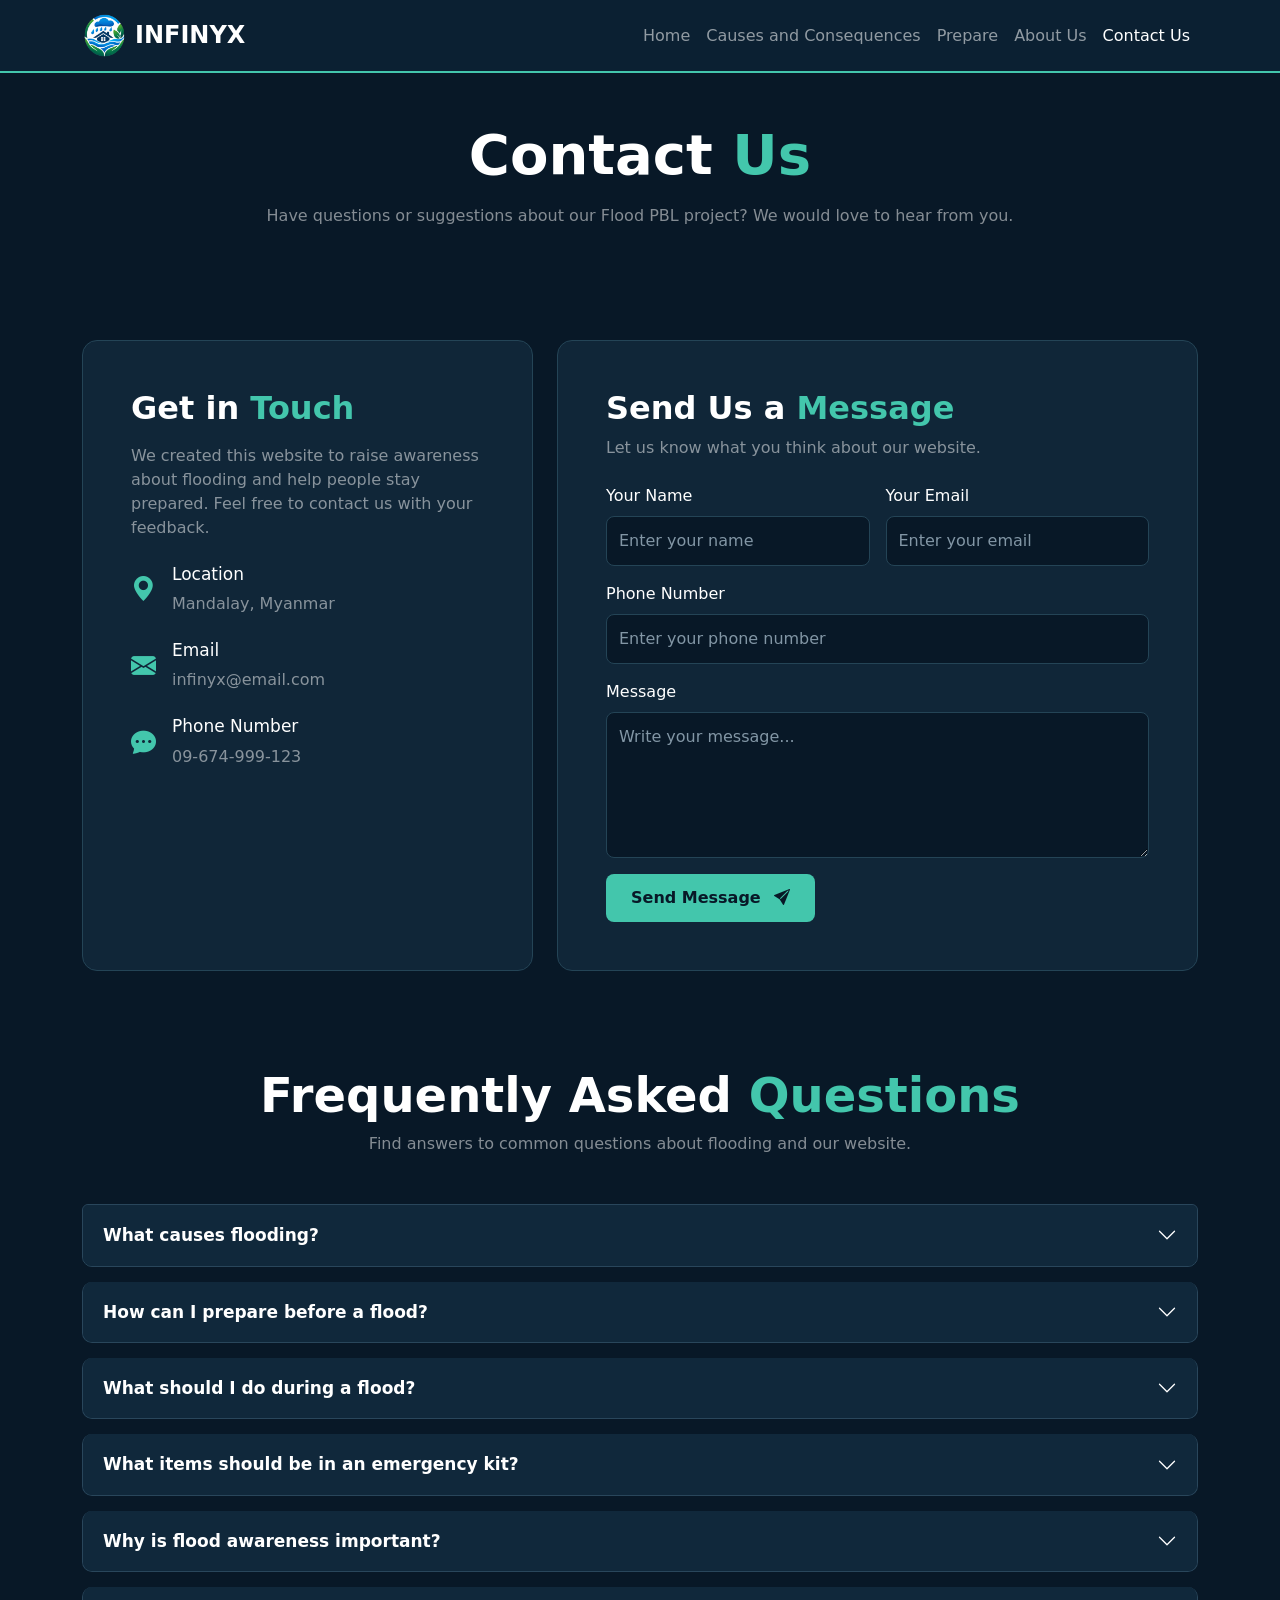
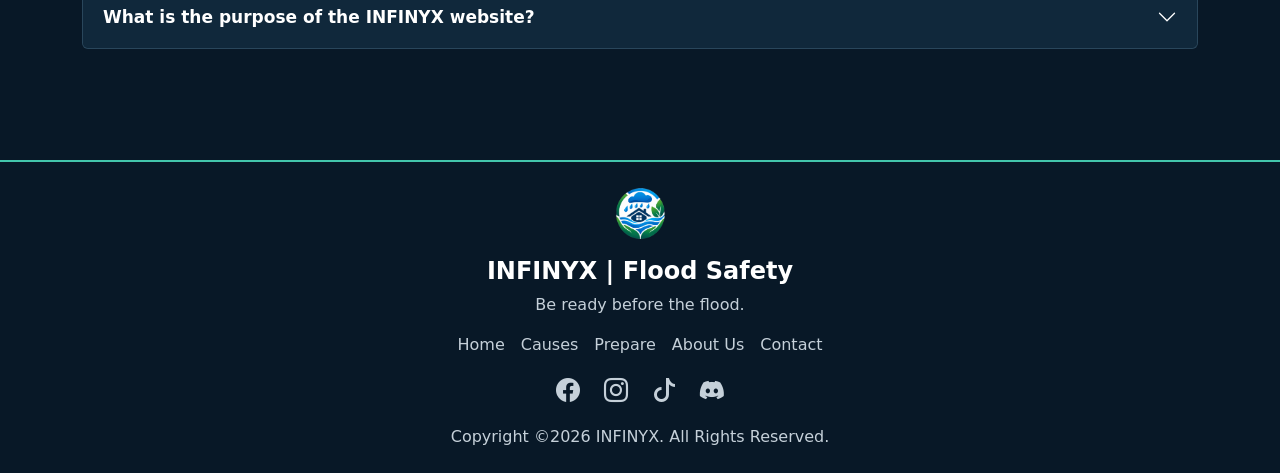
<file: pages/Contact_Us.html>
<!DOCTYPE html>
<html lang="en">
<head>
    <meta charset="UTF-8">
    <meta name="viewport" content="width=device-width, initial-scale=1.0">
    <title>INFINYX | Contact Us</title>

    <!-- Bootstrap CSS -->
    <link href="https://cdn.jsdelivr.net/npm/bootstrap@5.3.8/dist/css/bootstrap.min.css" rel="stylesheet">
    <link rel="stylesheet" href="https://cdn.jsdelivr.net/npm/bootstrap-icons@1.11.3/font/bootstrap-icons.min.css">
    <link rel="stylesheet" href="https://unpkg.com/aos@2.3.1/dist/aos.css">

    <link rel="icon" type="image/png" href="../media/logo.png">
    <link rel="stylesheet" href="../style/style2.css">
</head>

<body id="hiimbody">

<!-- Navbar -->
<nav class="navbar navbar-expand-lg navbar-dark sticky-top" id="navnav">
    <div class="container">
        <a class="navbar-brand fw-bold fs-4" href="../index.html">
            <img src="../media/logo.png" alt="INFINYX logo" width="45" height="45" class="me-2">INFINYX
        </a>

        <button class="navbar-toggler" type="button" data-bs-toggle="collapse" data-bs-target="#navbarContent">
            <span class="navbar-toggler-icon"></span>
        </button>

        <div class="collapse navbar-collapse" id="navbarContent">
            <ul class="navbar-nav ms-auto">
                <li class="nav-item"><a class="nav-link" href="../index.html">Home</a></li>
                <li class="nav-item"><a class="nav-link" href="Causes_and_Consequences.html">Causes and Consequences</a></li>
                <li class="nav-item"><a class="nav-link" href="Prepare.html">Prepare</a></li>
                <li class="nav-item"><a class="nav-link" href="About_Us.html">About Us</a></li>
                <li class="nav-item"><a class="nav-link active" href="Contact_Us.html">Contact Us</a></li>
            </ul>
        </div>
    </div>
</nav>

<!-- Contact Us Banner -->
<div class="contact-banner text-center py-5">
    <div class="container">
        <h1 class="display-4 fw-bold" data-aos="fade-up">
            Contact <span>Us</span>
        </h1>

        <p class="text-white-50 mt-3" data-aos="fade-up">
            Have questions or suggestions about our Flood PBL project?
            We would love to hear from you.
        </p>
    </div>
</div>

<!-- Contact Us Section -->
<section class="contact-section py-5">
    <div class="container">
        <div class="row g-4 align-items-stretch">

            <!-- Contact Information -->
            <div class="col-lg-5" data-aos="fade-right">
                <div class="contact-info h-100 p-4 p-md-5">

                    <h2 class="fw-bold mb-3">
                        Get in <span>Touch</span>
                    </h2>

                    <p class="text-white-50 mb-4">
                        We created this website to raise awareness
                        about flooding and help people stay prepared.
                        Feel free to contact us with your feedback.
                    </p>

                    <div class="contact-item d-flex align-items-center mb-4">
                        <i class="bi bi-geo-alt-fill"></i>
                        <div class="ms-3">
                            <h5>Location</h5>
                            <p class="text-white-50 mb-0">Mandalay, Myanmar</p>
                        </div>
                    </div>

                    <div class="contact-item d-flex align-items-center mb-4">
                        <i class="bi bi-envelope-fill"></i>
                        <div class="ms-3">
                            <h5>Email</h5>
                            <p class="text-white-50 mb-0">
                                infinyx@email.com
                            </p>
                        </div>
                    </div>

                    <div class="contact-item d-flex align-items-center">
                        <i class="bi bi-chat-dots-fill"></i>
                        <div class="ms-3">
                            <h5>Phone Number</h5>
                            <p class="text-white-50 mb-0">
                                09-674-999-123
                            </p>
                        </div>
                    </div>

                </div>
            </div>

            <!-- Contact Form -->
            <div class="col-lg-7" data-aos="fade-left">
                <div class="contact-form h-100 p-4 p-md-5">

                    <h2 class="fw-bold mb-2">
                        Send Us a <span>Message</span>
                    </h2>

                    <p class="text-white-50 mb-4">
                        Let us know what you think about our website.
                    </p>

                    <form>
                        <div class="row g-3">

                            <div class="col-md-6">
                                <label for="contactName" class="form-label">
                                    Your Name
                                </label>

                                <input type="text"
                                       class="form-control"
                                       id="contactName"
                                       placeholder="Enter your name"
                                       required>
                            </div>

                            <div class="col-md-6">
                                <label for="contactEmail" class="form-label">
                                    Your Email
                                </label>

                                <input type="email"
                                       class="form-control"
                                       id="contactEmail"
                                       placeholder="Enter your email"
                                       required>
                            </div>

                            <div class="col-12">
                                <label for="contactPhone" class="form-label">
                                    Phone Number
                                </label>

                                <input type="text"
                                       class="form-control"
                                       id="contactPhone"
                                       placeholder="Enter your phone number">
                            </div>

                            <div class="col-12">
                                <label for="contactMessage" class="form-label">
                                    Message
                                </label>

                                <textarea class="form-control"
                                          id="contactMessage"
                                          rows="5"
                                          placeholder="Write your message..."
                                          required></textarea>
                            </div>

                            <div class="col-12">
                                <button type="submit" class="btn contact-btn">
                                    Send Message
                                    <i class="bi bi-send-fill ms-2"></i>
                                </button>
                            </div>

                        </div>
                    </form>

                </div>
            </div>

        </div>
    </div>
</section>

<!-- FAQ Section -->
<section class="faq-section py-5">
    <div class="container">

        <div class="text-center mb-5">
            <h2 class="fw-bold display-5" data-aos="fade-up">
                Frequently Asked <span>Questions</span>
            </h2>

            <p class="text-white-50" data-aos="fade-up">
                Find answers to common questions about flooding and our website.
            </p>
        </div>

        <div class="accordion" id="faqAccordion">

            <!-- FAQ 1 -->
            <div class="accordion-item" data-aos="fade-up">
                <h2 class="accordion-header">
                    <button class="accordion-button collapsed" type="button"
                        data-bs-toggle="collapse" data-bs-target="#faq1">
                        What causes flooding?
                    </button>
                </h2>

                <div id="faq1" class="accordion-collapse collapse"
                    data-bs-parent="#faqAccordion">
                    <div class="accordion-body">
                        Flooding can be caused by heavy rainfall, overflowing rivers,
                        poor drainage systems, and rapid urbanization.
                    </div>
                </div>
            </div>

            <!-- FAQ 2 -->
            <div class="accordion-item" data-aos="fade-up">
                <h2 class="accordion-header">
                    <button class="accordion-button collapsed" type="button"
                        data-bs-toggle="collapse" data-bs-target="#faq2">
                        How can I prepare before a flood?
                    </button>
                </h2>

                <div id="faq2" class="accordion-collapse collapse"
                    data-bs-parent="#faqAccordion">
                    <div class="accordion-body">
                        Prepare an emergency kit, keep important documents safe,
                        follow weather updates, and know your evacuation routes.
                    </div>
                </div>
            </div>

            <!-- FAQ 3 -->
            <div class="accordion-item" data-aos="fade-up">
                <h2 class="accordion-header">
                    <button class="accordion-button collapsed" type="button"
                        data-bs-toggle="collapse" data-bs-target="#faq3">
                        What should I do during a flood?
                    </button>
                </h2>

                <div id="faq3" class="accordion-collapse collapse"
                    data-bs-parent="#faqAccordion">
                    <div class="accordion-body">
                        Move to higher ground, follow official evacuation instructions,
                        avoid walking or driving through floodwater, and stay updated
                        through reliable sources.
                    </div>
                </div>
            </div>

            <!-- FAQ 4 -->
            <div class="accordion-item" data-aos="fade-up">
                <h2 class="accordion-header">
                    <button class="accordion-button collapsed" type="button"
                        data-bs-toggle="collapse" data-bs-target="#faq4">
                        What items should be in an emergency kit?
                    </button>
                </h2>

                <div id="faq4" class="accordion-collapse collapse"
                    data-bs-parent="#faqAccordion">
                    <div class="accordion-body">
                        An emergency kit should include drinking water, food,
                        a flashlight, batteries, a first-aid kit, medicines,
                        important documents, and a phone charger.
                    </div>
                </div>
            </div>

            <!-- FAQ 5 -->
            <div class="accordion-item" data-aos="fade-up">
                <h2 class="accordion-header">
                    <button class="accordion-button collapsed" type="button"
                        data-bs-toggle="collapse" data-bs-target="#faq5">
                        Why is flood awareness important?
                    </button>
                </h2>

                <div id="faq5" class="accordion-collapse collapse"
                    data-bs-parent="#faqAccordion">
                    <div class="accordion-body">
                        Flood awareness helps people understand the risks,
                        prepare in advance, protect their property, and
                        reduce the danger to their lives.
                    </div>
                </div>
            </div>

            <!-- FAQ 6 -->
            <div class="accordion-item" data-aos="fade-up">
                <h2 class="accordion-header">
                    <button class="accordion-button collapsed" type="button"
                        data-bs-toggle="collapse" data-bs-target="#faq6">
                        What is the purpose of the INFINYX website?
                    </button>
                </h2>

                <div id="faq6" class="accordion-collapse collapse"
                    data-bs-parent="#faqAccordion">
                    <div class="accordion-body">
                        INFINYX is a Flood Awareness website designed to raise awareness
                        about flooding, explain its causes and consequences,
                        and teach people how to prepare for floods.
                    </div>
                </div>
            </div>

        </div>
    </div>
</section>

<!-- Footer -->
<footer class="py-4 mt-5">
    <div class="container text-center">
        <img src="../media/logo.png" alt="INFINYX logo" width="55" height="55" class="mb-3">

        <h4 class="fw-bold text-white">INFINYX | Flood Safety</h4>
        <p class="section-text">Be ready before the flood.</p>

        <div class="d-flex flex-wrap justify-content-center gap-3 my-3">
            <a href="../index.html">Home</a>
            <a href="Causes_and_Consequences.html">Causes</a>
            <a href="Prepare.html">Prepare</a>
            <a href="About_Us.html">About Us</a>
            <a href="Contact_Us.html">Contact</a>
        </div>

        <div class="d-flex justify-content-center gap-4 my-3">
            <a href="https://facebook.com"><i class="bi bi-facebook fs-4"></i></a>
            <a href="https://instagram.com"><i class="bi bi-instagram fs-4"></i></a>
            <a href="https://tiktok.com"><i class="bi bi-tiktok fs-4"></i></a>
            <a href="https://discord.com"><i class="bi bi-discord fs-4"></i></a>
        </div>

        <p class="section-text mb-0">Copyright ©2026 INFINYX. All Rights Reserved.</p>
    </div>
</footer>
<!-- Scripts -->
<script src="https://cdn.jsdelivr.net/npm/bootstrap@5.3.8/dist/js/bootstrap.bundle.min.js"></script>
<script src="https://unpkg.com/aos@2.3.1/dist/aos.js"></script>

<script>
    AOS.init({
        duration: 800,
        once: true
    });
</script>

</body>
</html>
</file>
<file: style/style.css>
body { 
    background-color: #081827; 
    color: white; 
}

#navnav {
    background-color: #0b2032; 
    border-bottom: 2px solid #43c6ac; 
}

.navbar-brand:hover {
    color: #43c6ac; 
}

#banner {
    background: linear-gradient(rgba(5,20,35,0.65), rgba(5,20,35,0.8)), url("../media/Flooded\Neighborhood\Street\with\Silver\Van.png") center; 
}
#runnin {
    width: 100%;
    height: 310px;
    object-fit: contain;
    background-color: #ffffff;
}

.banner span, .section-title {
    color: #43c6ac; 
}

.banner p, .section-text {
    color: #c5d0d9; 
}

.banner-desc {
    max-width: 700px;
}

.main-btn {
    background-color: #43c6ac; 
    color: #081827; 
    transition: 0.3s; 
}
    
.main-btn:hover {
    background-color: white; 
    color: #081827; 
    transform: translateY(-3px); 
}

.feature-card {
    background-color: #10283a; 
    border: 1px solid #244456; 
    transition: 0.3s; 
}

.feature-card:hover {
    transform: translateY(-5px); 
    border-color: #43c6ac;
}

.section-img {
    width: 100%;
    height: 275px;
    object-fit: cover;
    display: block;
}

#member {
    clip-path: polygon(25% 0%, 75% 0%, 100% 50%, 75% 100%, 25% 100%, 0% 50%);
    width: 100%;
    height: 300px;
    object-fit: cover;
}

.feature-card {
    height: 100%;
}

.feature-card .section-text {
    flex-grow: 0;
}

#hihi {
    height: 350px;
    object-fit: cover;
}

.ready-section {
    background-color: #10283a; 
    border-top: 2px solid #43c6ac; 
    border-bottom: 2px solid #43c6ac; 
}

.link-green {
    color: #43c6ac;
}

footer {
    border-top: 2px solid #43c6ac;
}

footer a {
    color: #c5d0d9; 
    text-decoration: none; 
}

footer a:hover {
    color: #43c6ac; 
}

@media (max-width: 767px) {
    .banner { min-height: 420px; } 
}
</file>
<file: style/style1.css>
body { 
    background-color: #081827; 
    color: white; 
}

#navnav {
    background-color: #0b2032; 
    border-bottom: 2px solid #43c6ac; 
}

.navbar-brand:hover {
    color: #43c6ac; 
}

.banner {
    background: linear-gradient(rgba(5,20,35,0.65), rgba(5,20,35,0.8)), url("../media/fortext.png") center; 
}

#imgoat {
    clip-path: polygon(50% 0%, 83% 12%, 100% 43%, 94% 78%, 68% 100%, 32% 100%, 6% 78%, 0% 43%, 17% 12%);
}

.banner span, .section-title {
    color: #43c6ac; 
}

.banner p, .section-text {
    color: #c5d0d9; 
}

.banner-desc {
    max-width: 700px;
}

.main-btn {
    background-color: #43c6ac; 
    color: #081827; 
    transition: 0.3s; 
}
    
.main-btn:hover {
    background-color: white; 
    color: #081827; 
    transform: translateY(-3px); 
}

.feature-card {
    background-color: #10283a; 
    border: 1px solid #244456; 
    transition: 0.3s; 
}

.feature-card:hover {
    transform: translateY(-5px); 
    border-color: #43c6ac;
}

.section-img {
    width: 100%; 
    height: 220px; 
    object-fit: cover; 
}


#consequences {
    padding-top: 50px;
    padding-bottom: 50px;
}

.section-title {
    color: #43c6ac;
}

.section-text {
    color: #c2ced8;
    line-height: 1.7;
}



#building,
#rail {
    width: 100%;
    height: 350px;
    object-fit: cover;
    clip-path: polygon(50% 0%, 80% 10%, 100% 35%, 100% 70%, 80% 90%, 50% 100%, 20% 90%, 0% 70%, 0% 35%, 20% 10%);
    transition: 0.4s;
}

#disease {
    width: 100%;
    height: 350px;
    object-fit: cover;
    clip-path: polygon(50% 0%, 80% 10%, 100% 35%, 100% 70%, 80% 90%, 50% 100%, 20% 90%, 0% 70%, 0% 35%, 20% 10%);
    transition: 0.4s;
}
.consequence-img:hover {
    transform: scale(1.03);
}


.consequence-table {
    --bs-table-bg: #102438;
    --bs-table-color: #e1e8ef;
    --bs-table-border-color: #30475a;

    border-radius: 8px;
    overflow: hidden;
}

.consequence-table th {
    color: #43c6ac;
    font-weight: 600;
}

.consequence-table td,
.consequence-table th {
    padding: 14px;
    vertical-align: middle;
}


.solution-btn {
    background-color: #43c6ac;
    color: #081827;
    font-weight: 600;

    border: 1px solid #43c6ac;
    padding: 10px 22px;

    border-radius: 8px;

    transition: 0.3s;
}

.solution-btn:hover {
    background-color: transparent;
    color: #43c6ac;
    border-color: #43c6ac;
    transform: translateY(-2px);
}


.solution-modal {
    background-color: #0b2032;
    color: white;

    border: 1px solid #43c6ac;
    border-radius: 15px;
}

.solution-modal .modal-header {
    border-bottom: 1px solid #43c6ac;
}

.solution-modal .modal-title {
    color: #43c6ac;
    font-weight: bold;
}

.solution-modal .modal-footer {
    border-top: 1px solid #243b4d;
}

.solution-modal .btn-close {
    opacity: 1;
}


.solution-item {
    display: flex;
    align-items: flex-start;
    gap: 15px;

    padding: 15px;
    margin-bottom: 12px;

    background-color: #122b40;

    border: 1px solid #243b4d;
    border-radius: 10px;

    transition: 0.3s;
}

.solution-item:hover {
    border-color: #43c6ac;
    transform: translateX(4px);
}

.solution-item i {
    color: #43c6ac;
    font-size: 25px;
    min-width: 28px;
}

.solution-item h6 {
    color: #43c6ac;
    font-weight: bold;

    margin-bottom: 6px;
}

.solution-item p {
    color: #c2ced8;

    margin-bottom: 0;
    line-height: 1.6;
}


@media (max-width: 767px) {

    #building,
    #disease,
    #rail {
        height: 280px;
    }
    .consequence-table td,
    .consequence-table th {
        padding: 10px;
        font-size: 14px;
    }
    .solution-btn {
        width: 100%;
    }
    .solution-modal .modal-title {
        font-size: 17px;
    }

}

#hihi {
    height: 350px;
    object-fit: cover;
}

/* Modal Design */
.modal-content {
    border: 1px solid #43c6ac;
    border-radius: 15px;
}

.modal-header {
    border-bottom: 1px solid #43c6ac;
}

.modal-footer {
    border-top: 1px solid #43c6ac;
}

.modal-title {
    color: #43c6ac;
}

.modal-body ul {
    padding-left: 20px;
}

.modal-body li {
    margin-bottom: 10px;
    line-height: 1.6;
}

/* View Solutions Button */
.btn-outline-success {
    border-color: #43c6ac;
    color: #43c6ac;
}

.btn-outline-success:hover {
    background-color: #43c6ac;
    border-color: #43c6ac;
    color: #081827;
}

.ready-section {
    width: 100%;
    max-width: none;
    margin: 0;
    background: #102638;
    border-top: 2px solid #43c6ac;
    border-bottom: 2px solid #43c6ac;
}

.link-green {
    color: #43c6ac;
}

footer {
    border-top: 2px solid #43c6ac;
}

footer {
    width: 100%;
    margin: 0;
    padding: 30px 0;
    background: #081827;
}

footer a {
    color: #c5d0d9; 
    text-decoration: none; 
}

footer a:hover {
    color: #43c6ac; 
}

@media (max-width: 767px) {
    .banner { min-height: 420px; } 
}
</file>
<file: style/style2.css>
body {
    background-color: #081827;
    color: white;
}
 
#navnav {
    background-color: #0b2032;
    border-bottom: 2px solid #43c6ac;
}
 
.navbar-brand:hover {
    color: #43c6ac;
}
 
#prepare {
    background: linear-gradient(rgba(0, 0, 0, 0.6), rgba(0, 0, 0, 0.6)), url("../media/Storm-Flooded\Town\Beneath\Misty\Mountains.png") center;
}
 
.banner span, .section-title {
    color: #43c6ac;
}
 
.banner p, .section-text {
    color: #c5d0d9;
}
 
.banner-desc {
    max-width: 700px;
}


/* Contact Us Banner */
.contact-banner {
    background: #081827;
}

.contact-banner h1 {
    color: white;
}

.contact-banner h1 span {
    color: #43c6ac;
}

/* Contact Section */
.contact-section {
    background: #081827;
}

/* Contact Information */
.contact-info {
    background: #102638;
    border: 1px solid #244456;
    border-radius: 15px;
}

.contact-info h2 {
    color: white;
}

.contact-info h2 span {
    color: #43c6ac;
}

.contact-info h5 {
    color: white;
    font-size: 17px;
}

.contact-item i {
    color: #43c6ac;
    font-size: 25px;
}

/* Social Icons */
.contact-social a {
    color: #43c6ac;
    font-size: 23px;
    transition: 0.3s;
}

.contact-social a:hover {
    color: white;
}

/* Contact Form */
.contact-form {
    background: #102638;
    border: 1px solid #244456;
    border-radius: 15px;
}

.contact-form h2 {
    color: white;
}

.contact-form h2 span {
    color: #43c6ac;
}

.contact-form .form-label {
    color: white;
}

.contact-form .form-control {
    background: #081827;
    color: white;
    border: 1px solid #244456;
    border-radius: 8px;
    padding: 12px;
}

.contact-form .form-control::placeholder {
    color: #8296a5;
}

.contact-form .form-control:focus {
    background: #081827;
    color: white;
    border-color: #43c6ac;
    box-shadow: 0 0 0 0.2rem rgba(67, 198, 172, 0.15);
}

/* Send Button */
.contact-btn {
    background: #43c6ac;
    color: #081827;
    font-weight: bold;
    border: none;
    border-radius: 8px;
    padding: 12px 25px;
    transition: 0.3s;
}

.contact-btn:hover {
    background: #35a993;
    color: #081827;
}

@media (max-width: 767px) {
    .contact-banner {
        padding: 50px 20px;
    }

    .contact-info,
    .contact-form {
        padding: 25px ;
    }
}

.main-btn {
    background-color: #43c6ac;
    color: #081827;
    transition: 0.3s;
}
   
.main-btn:hover {
    background-color: white;
    color: #081827;
    transform: translateY(-3px);
}
 
.feature-card {
    background-color: #10283a;
    border: 1px solid #244456;
    transition: 0.3s;
}
 
.feature-card:hover {
    transform: translateY(-5px);
    border-color: #43c6ac;
}
 
.section-img {
    width: 100%;
    height: 220px;
    object-fit: cover;
}
 
.custom-bridge-img {
    height: 350px;
    object-fit: cover;
}
 
.ready-section {
    background-color: #10283a;
    border-top: 2px solid #43c6ac;
    border-bottom: 2px solid #43c6ac;
}
 
.link-green {
    color: #43c6ac;
}

.faq-section {
    background-color: #081827;
}

.faq-section h2 span {
    color: #43c6ac;
}

.accordion-item {
    background-color: #10283b;
    border: 1px solid #29465b;
    margin-bottom: 15px;
    border-radius: 10px;
    overflow: hidden;
}

.accordion-button {
    background-color: #10283b;
    color: white;
    font-size: 17px;
    font-weight: 600;
    padding: 20px;
    box-shadow: none;
}

.accordion-button:not(.collapsed) {
    background-color: #16364b;
    color: #43c6ac;
    box-shadow: none;
}

.accordion-button::after {
    filter: brightness(0) invert(1);
}

.accordion-button:focus {
    box-shadow: none;
    border-color: #43c6ac;
}

.accordion-body {
    background-color: #0b2032;
    color: #c5d1dc;
    line-height: 1.8;
    padding: 20px;
}

footer {
    border-top: 2px solid #43c6ac;
}

footer a {
    color: #c5d0d9;
    text-decoration: none;
}
 
footer a:hover {
    color: #43c6ac;
}
 
@media (max-width: 767px) {
    .banner { min-height: 420px; }
}
</file>
